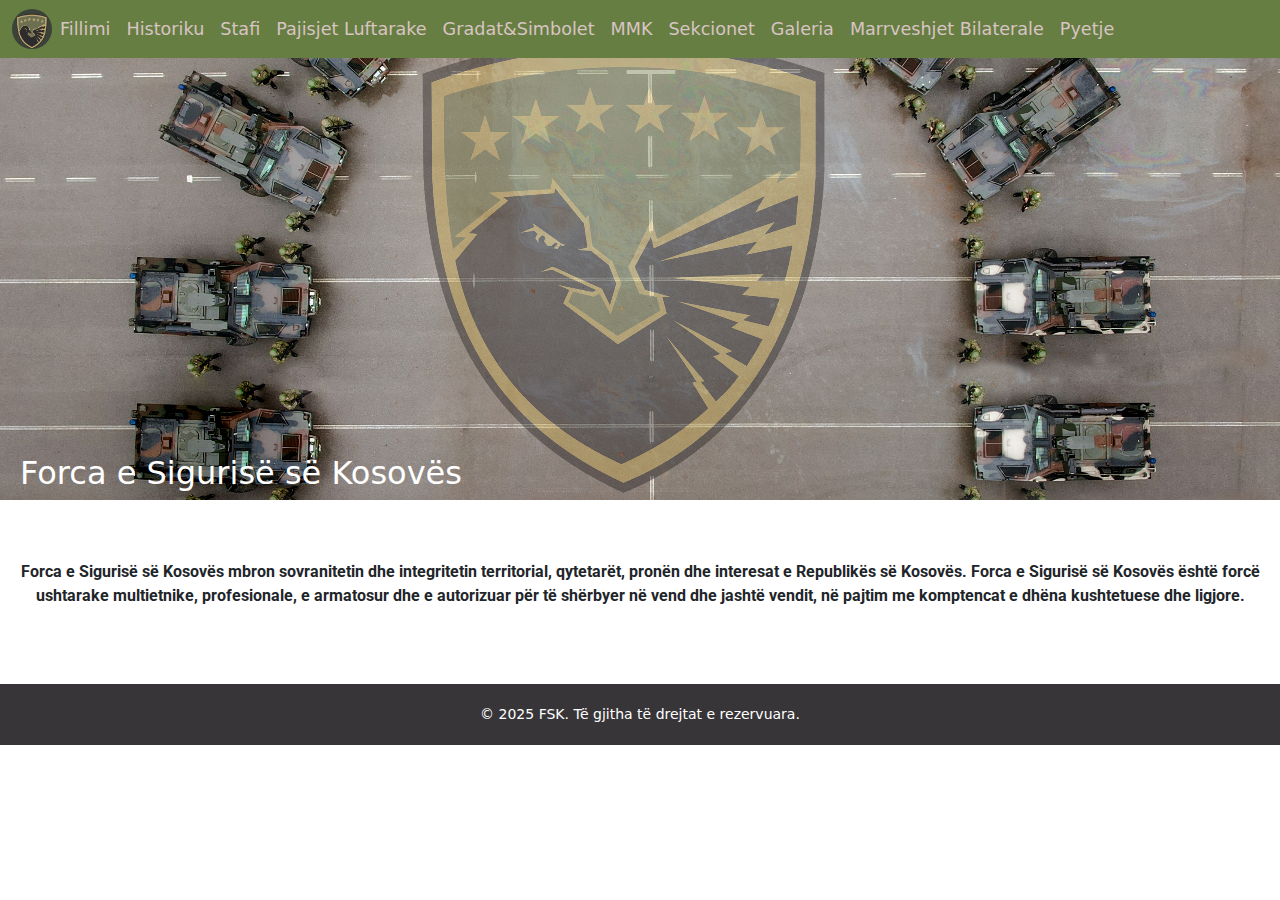
<file: index.html>
<!DOCTYPE html>
<html lang="en">
<head>
    <meta charset="UTF-8">
    <meta name="viewport" content="width=device-width, initial-scale=1.0">
    <title>fsk-website</title>
    <link rel="stylesheet" href="style.css">
    <link rel="stylesheet" href="./bootstrap/css/bootstrap.min.css">
</head>
<body id="fsk-website">
  <nav class="navbar fixed-top navbar-expand-lg">
    <div class="container-fluid">
    <a class="FP-navbar-brand" href="index.html">
      <img src="./images/logo.jpg" alt="Bootstrap" width="40" height="40"></a>
    <button class="navbar-toggler" type="button" data-bs-toggle="collapse" data-bs-target="#navbarSupportedContent" aria-controls="navbarSupportedContent" aria-expanded="false" aria-label="Toggle navigation">
      <span class="navbar-toggler-icon"></span>
    </button>
    <div class="collapse navbar-collapse" id="navbarSupportedContent">
      <ul class="navbar-nav">
        <li class="nav-item">
          <a class="nav-link active" aria-current="page" href="index.html">Fillimi</a>
        </li>
        <li class="nav-item">
          <a class="nav-link" href="Historiku.html">Historiku</a>
        </li>
        <li class="nav-item">
          <a class="nav-link" href="Stafi.html">Stafi</a>
        </li>
        <li class="nav-item">
          <a class="nav-link" href="Pajisjet-Luftarake.html">Pajisjet Luftarake</a>
        </li>
        <li class="nav-item">
          <a class="nav-link" href="Gradat&Simbolet.html">Gradat&Simbolet</a>
        </li>
        <li class="nav-item">
          <a class="nav-link" href="MMK.html">MMK</a>
        </li>
        <li class="nav-item">
          <a class="nav-link" href="Sekcionet.html">Sekcionet</a>
        </li>
        <li class="nav-item">
          <a class="nav-link" href="Galeria.html">Galeria</a>
        </li>
        <li class="nav-item">
          <a class="nav-link" href="Marrveshjet-Bilaterale.html">Marrveshjet Bilaterale</a>
        </li>
        <li class="nav-item">
          <a class="nav-link" href="Pyetje.html">Pyetje</a>
        </li>
    </div>
  </div>
</nav>
<div class="fp-title">
  <h2>Forca e Sigurisë së Kosovës</h2>
</div>
<div class="fp-about">
  <p>Forca e Sigurisë së Kosovës mbron sovranitetin dhe integritetin territorial, qytetarët, pronën dhe interesat e Republikës së Kosovës.  Forca e Sigurisë së Kosovës është forcë ushtarake multietnike, profesionale, e armatosur dhe e autorizuar për të shërbyer në vend dhe jashtë vendit, në pajtim me komptencat e dhëna kushtetuese dhe ligjore.</p>
</div>
<footer>
  <p>&copy; 2025 FSK. Të gjitha të drejtat e rezervuara.</p>
</footer>
<script src="./bootstrap/js/bootstrap.bundle.min.js"></script>
</body>
</html>
</file>
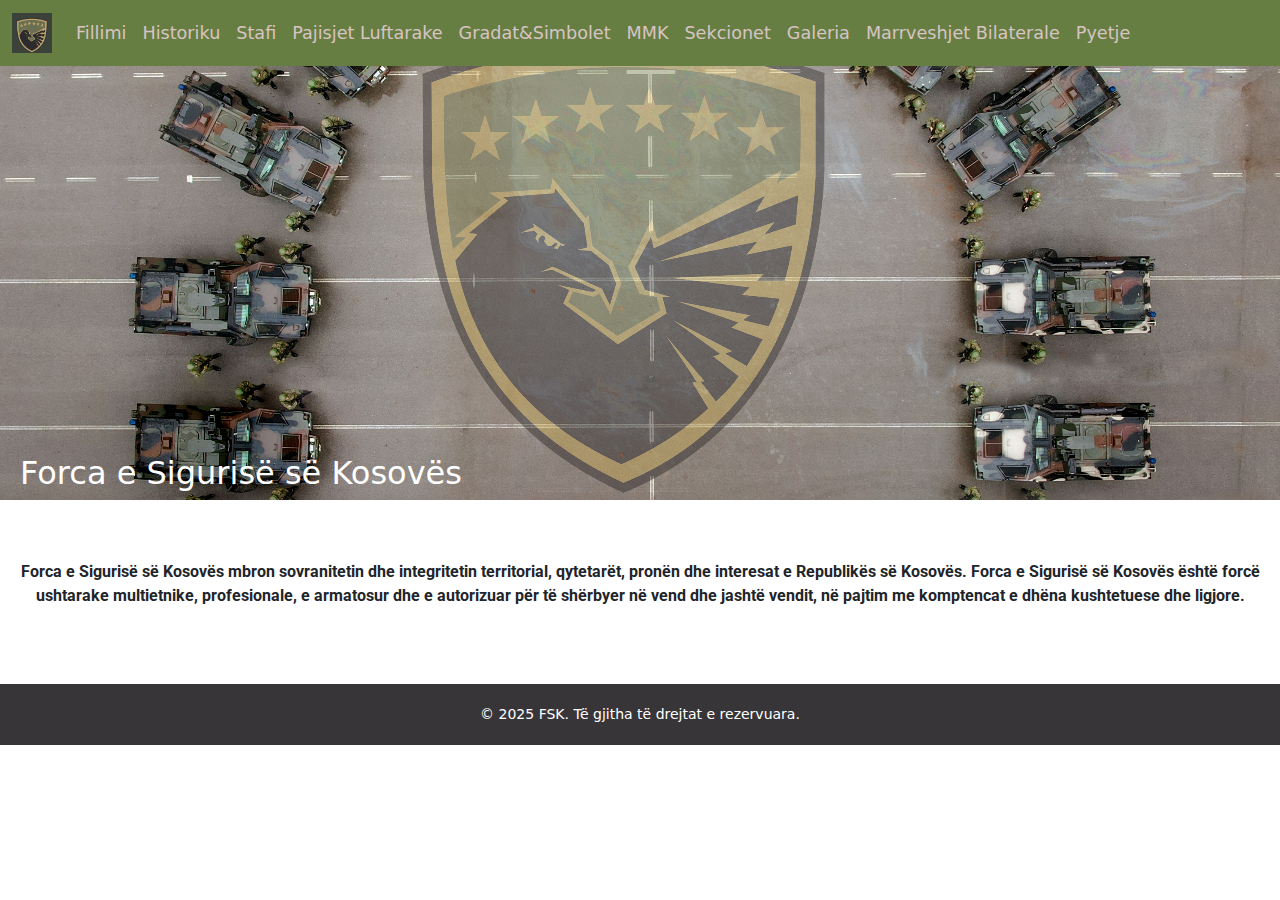
<file: Fillimi.html>
<!DOCTYPE html>
<html lang="en">
<head>
    <meta charset="UTF-8">
    <meta name="viewport" content="width=device-width, initial-scale=1.0">
    <title>FSK-Forca e Sigurisë së Kosovës</title>
    <link rel="stylesheet" href="style.css">
    <link rel="stylesheet" href="./bootstrap/css/bootstrap.min.css">
</head>
<body id="fsk-website">
    <nav class="navbar fixed-top navbar-expand-lg">
     <div class="container-fluid">
    <a class="navbar-brand" href="Fillimi.html">
      <img src="./images/logo.jpg" alt="Bootstrap" width="40" height="40"></a>
    <button class="navbar-toggler" type="button" data-bs-toggle="collapse" data-bs-target="#navbarSupportedContent" aria-controls="navbarSupportedContent" aria-expanded="false" aria-label="Toggle navigation">
      <span class="navbar-toggler-icon"></span>
    </button>
    <div class="collapse navbar-collapse" id="navbarSupportedContent">
      <ul class="navbar-nav me-auto mb-2 mb-lg-0">
        <li class="nav-item">
          <a class="nav-link active" aria-current="page" href="Fillimi.html">Fillimi</a>
        </li>
        <li class="nav-item">
          <a class="nav-link" href="Historiku.html">Historiku</a>
        </li>
        <li class="nav-item">
          <a class="nav-link" href="Stafi.html">Stafi</a>
        </li>
        <li class="nav-item">
          <a class="nav-link" href="Pajisjet-Luftarake.html">Pajisjet Luftarake</a>
        </li>
        <li class="nav-item">
          <a class="nav-link" href="Gradat&Simbolet.html">Gradat&Simbolet</a>
        </li>
        <li class="nav-item">
          <a class="nav-link" href="MMK.html">MMK</a>
        </li>
        <li class="nav-item">
          <a class="nav-link" href="Sekcionet.html">Sekcionet</a>
        </li>
        <li class="nav-item">
          <a class="nav-link" href="Galeria.html">Galeria</a>
        </li>
        <li class="nav-item">
          <a class="nav-link" href="Marrveshjet-Bilaterale.html">Marrveshjet Bilaterale</a>
        </li>
        <li class="nav-item">
          <a class="nav-link" href="Pyetje.html">Pyetje</a>
        </li>
    </div>
  </div>
</nav>
<div class="fp-title">
  <h2>Forca e Sigurisë së Kosovës</h2>
</div>
<div class="fp-about">
  <p>Forca e Sigurisë së Kosovës mbron sovranitetin dhe integritetin territorial, qytetarët, pronën dhe interesat e Republikës së Kosovës.  Forca e Sigurisë së Kosovës është forcë ushtarake multietnike, profesionale, e armatosur dhe e autorizuar për të shërbyer në vend dhe jashtë vendit, në pajtim me komptencat e dhëna kushtetuese dhe ligjore.</p>
</div>
<footer>
  <p>&copy; 2025 FSK. Të gjitha të drejtat e rezervuara.</p>
</footer>
<script src="./bootstrap/js/bootstrap.bundle.min.js"></script>
</body>
</html>
</file>
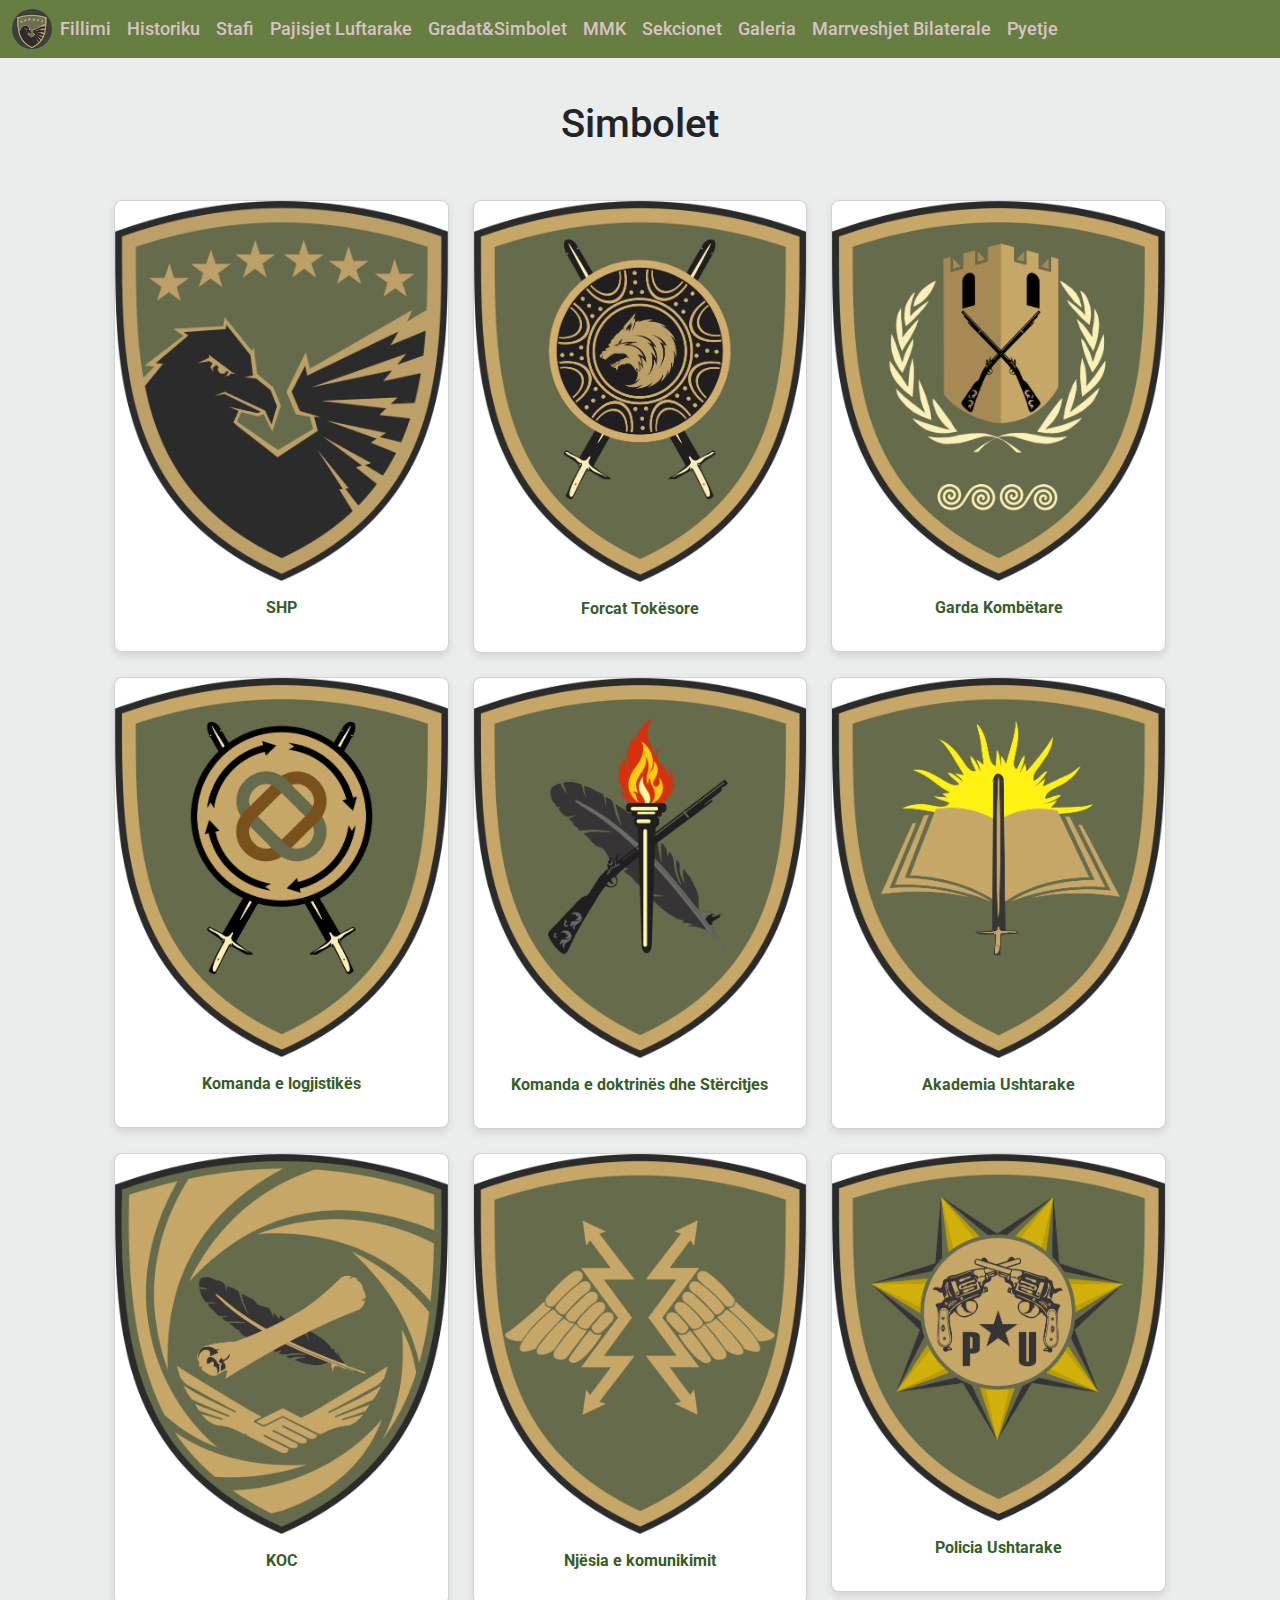
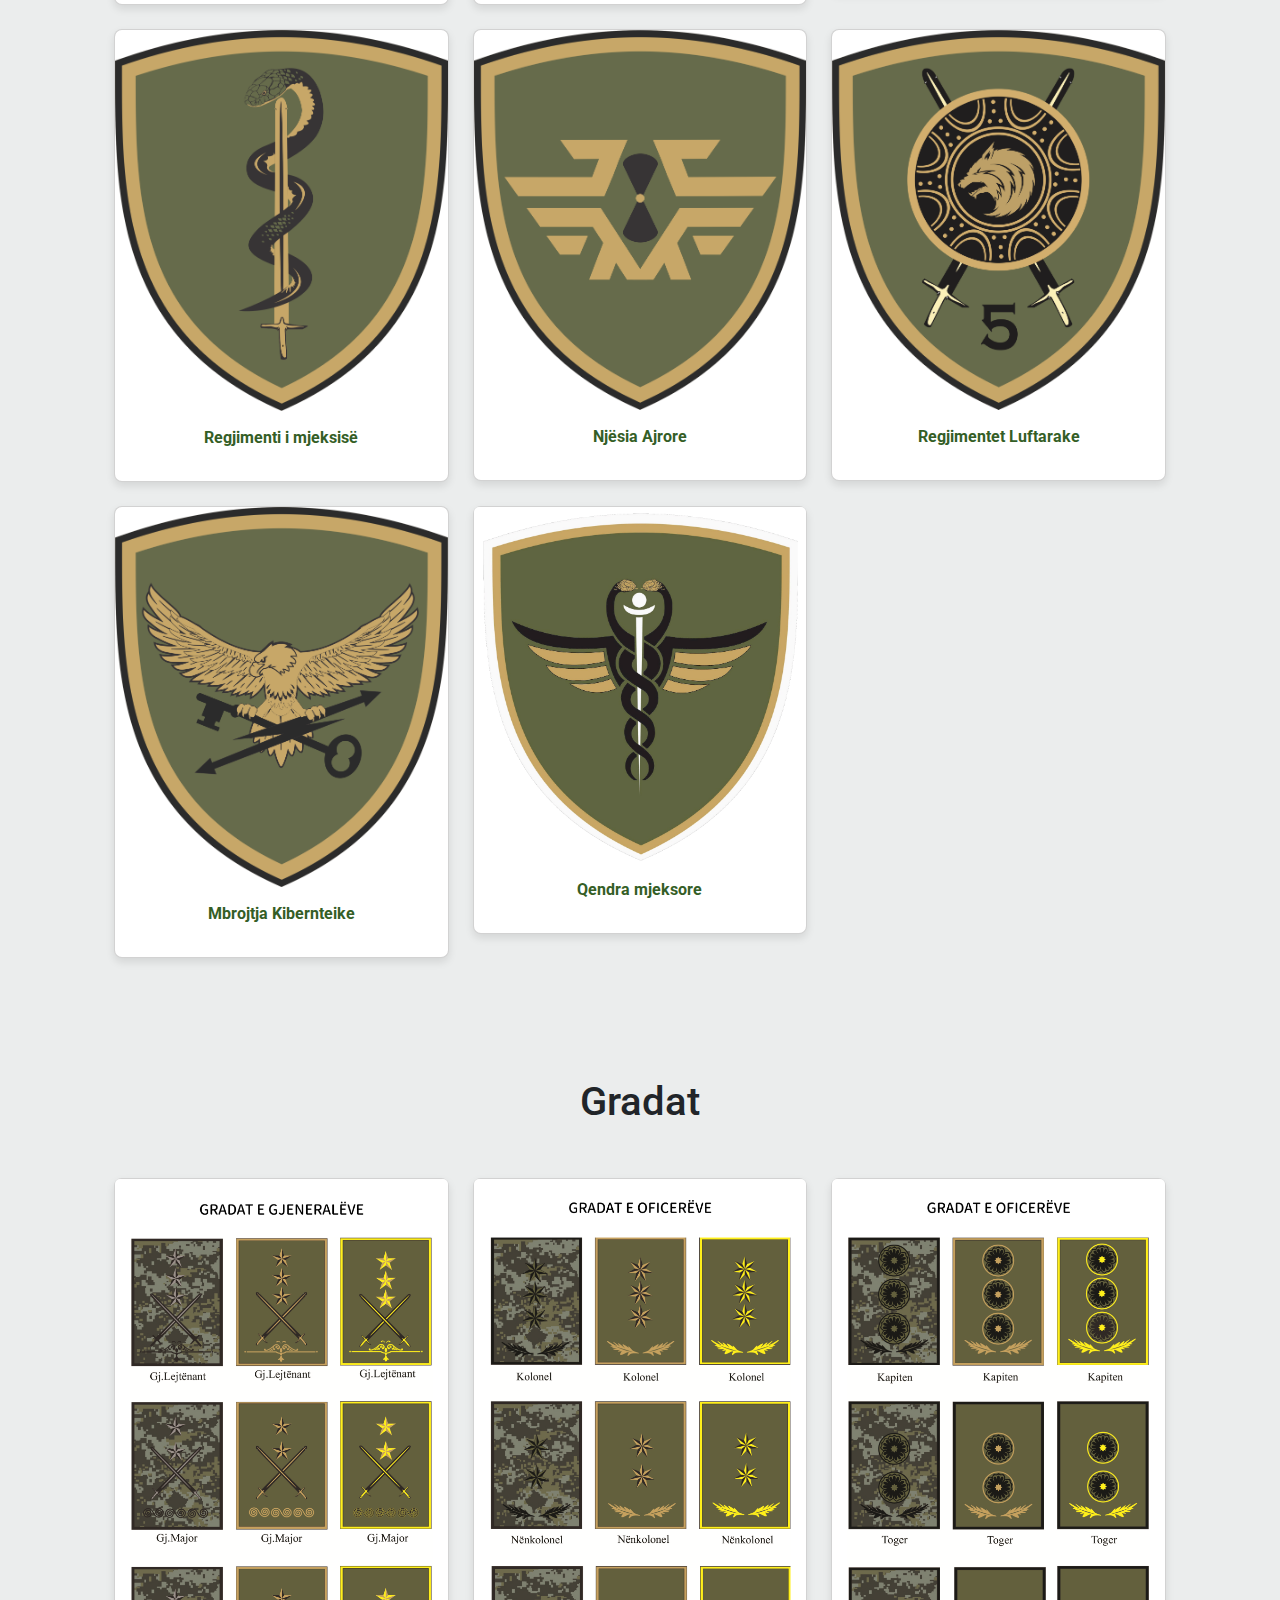
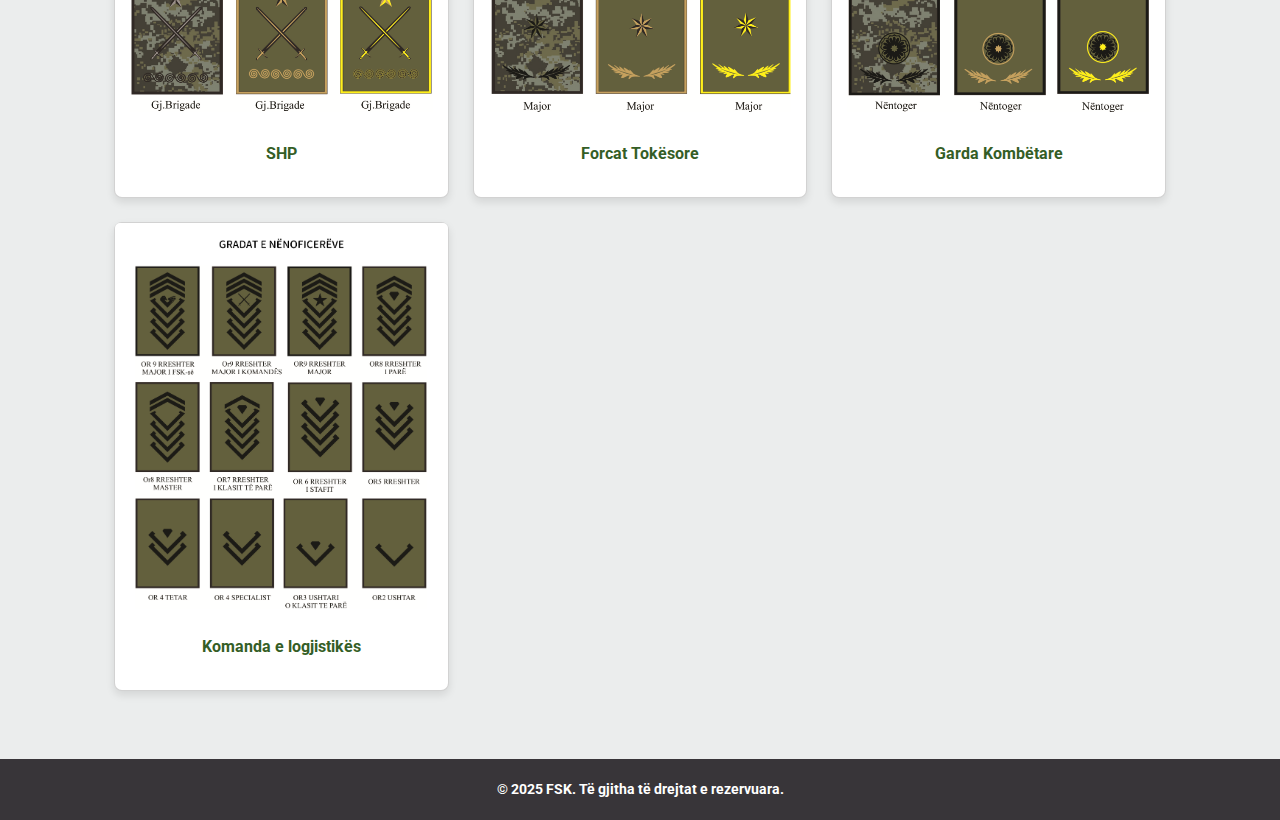
<file: Gradat&Simbolet.html>
<!DOCTYPE html>
<html lang="en">
<head>
    <meta charset="UTF-8">
    <meta name="viewport" content="width=device-width, initial-scale=1.0">
    <title>fsk-website</title>
    <link rel="stylesheet" href="./bootstrap/css/bootstrap.min.css">
    <link rel="stylesheet" href="style.css">
</head>
<body id="fsk-website">
  <nav class="navbar fixed-top navbar-expand-lg">
    <div class="container-fluid">
    <a class="FP-navbar-brand" href="index.html">
      <img src="./images/logo.jpg" alt="Bootstrap" width="40" height="40"></a>
    <button class="navbar-toggler" type="button" data-bs-toggle="collapse" data-bs-target="#navbarSupportedContent" aria-controls="navbarSupportedContent" aria-expanded="false" aria-label="Toggle navigation">
      <span class="navbar-toggler-icon"></span>
    </button>
    <div class="collapse navbar-collapse"id="navbarSupportedContent">
      <ul class="navbar-nav">
        <li class="nav-item">
          <a class="nav-link active" aria-current="page" href="index.html">Fillimi</a>
        </li>
        <li class="nav-item">
          <a class="nav-link" href="Historiku.html">Historiku</a>
        </li>
        <li class="nav-item">
          <a class="nav-link" href="Stafi.html">Stafi</a>
        </li>
        <li class="nav-item">
          <a class="nav-link" href="Pajisjet-Luftarake.html">Pajisjet Luftarake</a>
        </li>
        <li class="nav-item">
          <a class="nav-link" href="Gradat&Simbolet.html">Gradat&Simbolet</a>
        </li>
        <li class="nav-item">
          <a class="nav-link" href="MMK.html">MMK</a>
        </li>
        <li class="nav-item">
          <a class="nav-link" href="Sekcionet.html">Sekcionet</a>
        </li>
        <li class="nav-item">
          <a class="nav-link" href="Galeria.html">Galeria</a>
        </li>
        <li class="nav-item">
          <a class="nav-link" href="Marrveshjet-Bilaterale.html">Marrveshjet Bilaterale</a>
        </li>
        <li class="nav-item">
          <a class="nav-link" href="Pyetje.html">Pyetje</a>
        </li>
    </div>
  </div>
</nav>
<div class="container">
  <h1 class="FP-titulli text-center">Simbolet</h1>
  <div class="row row-cols-1 row-cols-md-3 g-4 ">
      <div class="col">
          <div class="card">
              <img src="images/11.png" class="card-img-top" alt="Image 1">
              <p>SHP</p>
          </div>
      </div>
      <div class="col">
          <div class="card">
              <img src="images/22.png" class="card-img-top" alt="Image 2">
            <p>Forcat Tokësore</p>
          </div>
      </div>
      <div class="col">
          <div class="card">
              <img src= "images/33.png" class="card-img-top" alt="Image 3">
              <p>Garda Kombëtare</p>
          </div>
      </div>
      <div class="col">
          <div class="card">
              <img src="images/44.png" class="card-img-top" alt="Image 4">
              <p>Komanda e logjistikës</p>
          </div>
      </div>
      <div class="col">
          <div class="card">
              <img src="images/55.png" class="card-img-top" alt="Image 5">
              <p>Komanda e doktrinës dhe Stërcitjes</p>
            
          </div>
      </div>
      <div class="col">
          <div class="card">
              <img src="images/66.png" class="card-img-top" alt="Image 6">
              <p>Akademia Ushtarake</p>
          </div>
      </div>
      <div class="col">
        <div class="card">
            <img src="images/77.png" class="card-img-top" alt="Image 7">
            <p>KOC</p>
        </div>
    </div>
    <div class="col">
      <div class="card">
          <img src="images/88.png" class="card-img-top" alt="Image 8">
          <p>Njësia e komunikimit</p>
      </div>
  </div>
  <div class="col">
    <div class="card">
        <img src="images/99.png" class="card-img-top" alt="Image 9">
      <p>Policia Ushtarake</p>
    </div>
</div>
<div class="col">
  <div class="card">
      <img src="images/1010.png" class="card-img-top" alt="Image 10">
      <p>Regjimenti i mjeksisë</p>
  </div>
</div>
<div class="col">
  <div class="card">
      <img src="images/1111.png" class="card-img-top" alt="Image 11">
      <p>Njësia Ajrore</p>
  </div>
</div>
<div class="col">
  <div class="card">
      <img src="images/1212.png"class="card-img-top" alt="Image 12">
      <p>Regjimentet Luftarake</p>
  </div>
</div>
<div class="col">
  <div class="card">
      <img src="images/1313.png" class="card-img-top" alt="Image 13">
      <p>Mbrojtja Kibernteike</p>
  </div>
</div>
<div class="col">
  <div class="card">
      <img src="images/1414.jpg" class="card-img-top" alt="Image 14">
      <p>Qendra mjeksore</p>
  </div>
</div>
  </div>
</div>
<div class="container">
  <h1 class="FP-titulli text-center">Gradat</h1>
  <div class="row row-cols-1 row-cols-md-3 g-4">
      <div class="col">
          <div class="card">
              <img src="images/Gradategjeneraleve.png" class="card-img-top" alt="Image 1">
              <p>SHP</p>
          </div>
      </div>
      <div class="col">
          <div class="card">
              <img src="images/Gradateoficerve.png" class="card-img-top" alt="Image 2">
            <p>Forcat Tokësore</p>
          </div>
      </div>
      <div class="col">
          <div class="card">
              <img src= "images/gradateoficerve2.png" class="card-img-top" alt="Image 3">
              <p>Garda Kombëtare</p>
          </div>
      </div>
      <div class="col">
          <div class="card">
              <img src="images/gradatenenoficerve.png" class="card-img-top" alt="Image 4">
              <p>Komanda e logjistikës</p>
          </div>
      </div>
</div>
  </div>
</div>
<br>
<br>
<footer>
  <p>&copy; 2025 FSK. Të gjitha të drejtat e rezervuara.</p>
</footer>
<script src="./bootstrap/js/bootstrap.bundle.min.js"></script>
</body>
</html>
</file>
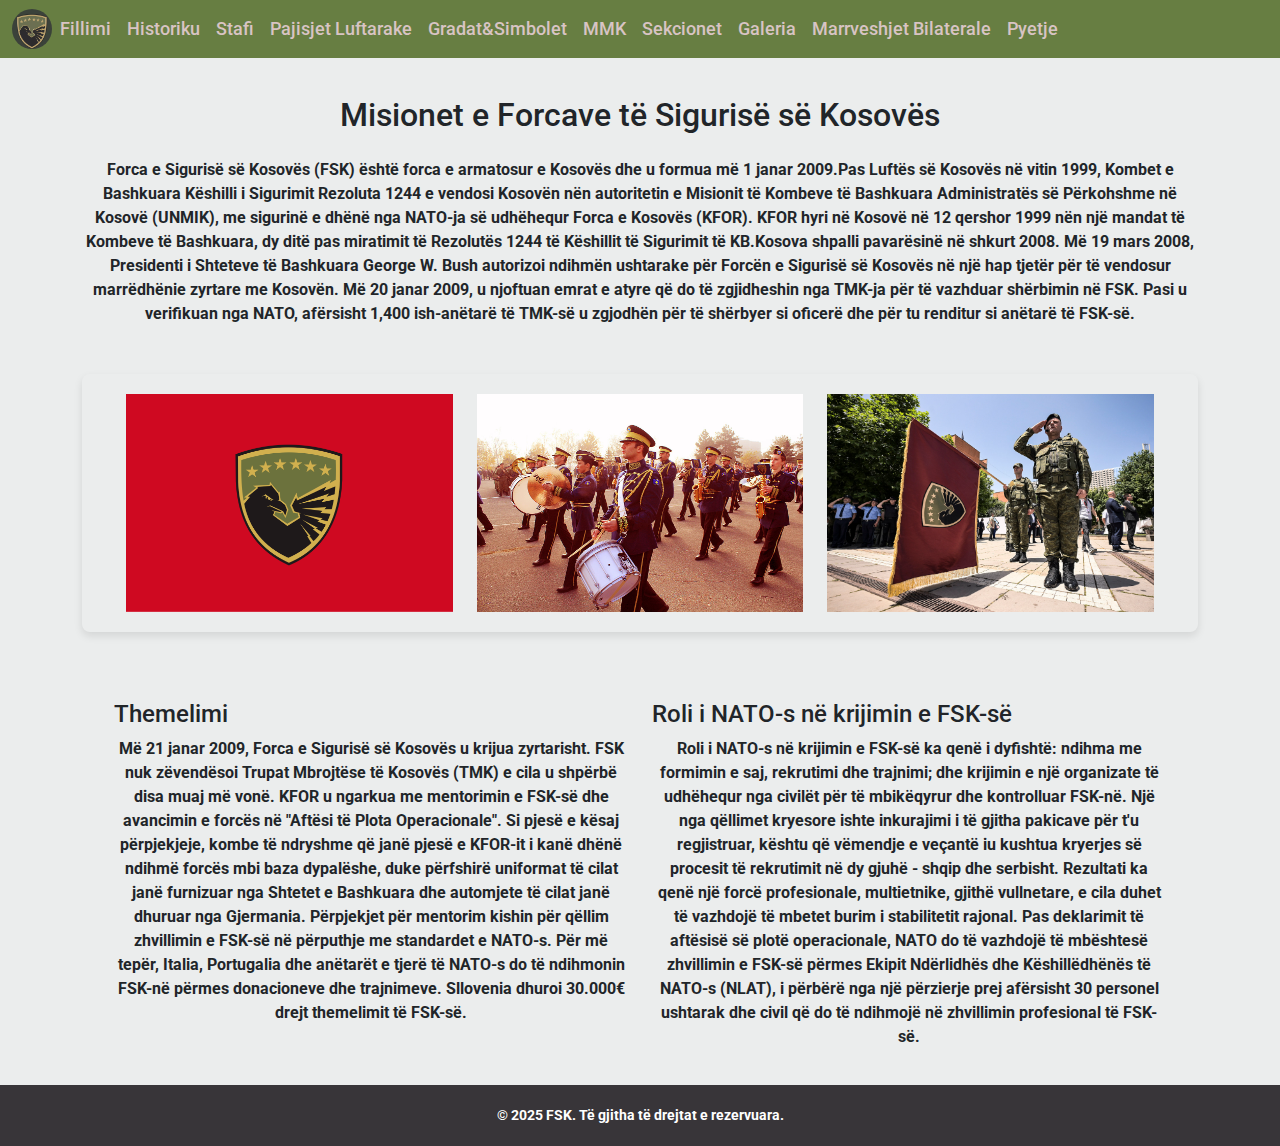
<file: Historiku.html>
<!DOCTYPE html>
<html lang="en">
<head>
    <meta charset="UTF-8">
    <meta name="viewport" content="width=device-width, initial-scale=1.0">
    <title>fsk-website</title>
    <link rel="stylesheet" href="./bootstrap/css/bootstrap.min.css">
    <link rel="stylesheet" href="style.css">
</head>
<body id="fsk-website">
  <nav class="navbar fixed-top navbar-expand-lg">
    <div class="container-fluid">
    <a class="FP-navbar-brand" href="index.html">
      <img src="./images/logo.jpg" alt="Bootstrap" width="40" height="40"></a>
    <button class="navbar-toggler" type="button" data-bs-toggle="collapse" data-bs-target="#navbarSupportedContent" aria-controls="navbarSupportedContent" aria-expanded="false" aria-label="Toggle navigation">
      <span class="navbar-toggler-icon"></span>
    </button>
    <div class="collapse navbar-collapse"id="navbarSupportedContent">
      <ul class="navbar-nav">
        <li class="nav-item">
          <a class="nav-link active" aria-current="page" href="index.html">Fillimi</a>
        </li>
        <li class="nav-item">
          <a class="nav-link" href="Historiku.html">Historiku</a>
        </li>
        <li class="nav-item">
          <a class="nav-link" href="Stafi.html">Stafi</a>
        </li>
        <li class="nav-item">
          <a class="nav-link" href="Pajisjet-Luftarake.html">Pajisjet Luftarake</a>
        </li>
        <li class="nav-item">
          <a class="nav-link" href="Gradat&Simbolet.html">Gradat&Simbolet</a>
        </li>
        <li class="nav-item">
          <a class="nav-link" href="MMK.html">MMK</a>
        </li>
        <li class="nav-item">
          <a class="nav-link" href="Sekcionet.html">Sekcionet</a>
        </li>
        <li class="nav-item">
          <a class="nav-link" href="Galeria.html">Galeria</a>
        </li>
        <li class="nav-item">
          <a class="nav-link" href="Marrveshjet-Bilaterale.html">Marrveshjet Bilaterale</a>
        </li>
        <li class="nav-item">
          <a class="nav-link" href="Pyetje.html">Pyetje</a>
        </li>
    </div>
  </div>
</nav>
<section class="FP-section container mt-5 pt-5" id="historia">
  <h2 class="FP-head text-center mb-4">Misionet e Forcave të Sigurisë së Kosovës</h2>
  <p>
    Forca e Sigurisë së Kosovës (FSK) është forca e armatosur e Kosovës dhe u formua më 1 janar 2009.Pas Luftës së Kosovës në vitin 1999, Kombet e Bashkuara Këshilli i Sigurimit Rezoluta 1244 e vendosi Kosovën nën autoritetin e Misionit të Kombeve të Bashkuara Administratës së Përkohshme në Kosovë (UNMIK), me sigurinë e dhënë nga NATO-ja së udhëhequr Forca e Kosovës (KFOR). KFOR hyri në Kosovë në 12 qershor 1999 nën një mandat të Kombeve të Bashkuara, dy ditë pas miratimit të Rezolutës 1244 të Këshillit të Sigurimit të KB.Kosova shpalli pavarësinë në shkurt 2008. Më 19 mars 2008, Presidenti i Shteteve të Bashkuara George W. Bush autorizoi ndihmën ushtarake për Forcën e Sigurisë së Kosovës në një hap tjetër për të vendosur marrëdhënie zyrtare me Kosovën.

    Më 20 janar 2009, u njoftuan emrat e atyre që do të zgjidheshin nga TMK-ja për të vazhduar shërbimin në FSK. Pasi u verifikuan nga NATO, afërsisht 1,400 ish-anëtarë të TMK-së u zgjodhën për të shërbyer si oficerë dhe për tu renditur si anëtarë të FSK-së.
  </p>
  
  </div>
  <section class="fp-photo container mt-5">
    <div class="fp-photo-grid row">
      <div class="col-md-4">
        <img src="./images/3..png"  class="img-fluid">
      </div>
      <div class="col-md-4">
        <img src="./images/2...jpg" class="img-fluid">
      </div>
      <div class="col-md-4">
        <img src="./images/1..jpg" class="img-fluid" >
      </div>
    </div>
  </section>
  
  <div class="row mt-5">
      <div class="col-md-6">
        <h4>Themelimi </h4>
          <p>
            Më 21 janar 2009, Forca e Sigurisë së Kosovës u krijua zyrtarisht. FSK nuk zëvendësoi Trupat Mbrojtëse të Kosovës (TMK) e cila u shpërbë disa muaj më vonë. KFOR u ngarkua me mentorimin e FSK-së dhe avancimin e forcës në "Aftësi të Plota Operacionale". Si pjesë e kësaj përpjekjeje, kombe të ndryshme që janë pjesë e KFOR-it i kanë dhënë ndihmë forcës mbi baza dypalëshe, duke përfshirë uniformat të cilat janë furnizuar nga Shtetet e Bashkuara dhe automjete të cilat janë dhuruar nga Gjermania. Përpjekjet për mentorim kishin për qëllim zhvillimin e FSK-së në përputhje me standardet e NATO-s. Për më tepër, Italia, Portugalia dhe anëtarët e tjerë të NATO-s do të ndihmonin FSK-në përmes donacioneve dhe trajnimeve. Sllovenia dhuroi 30.000€ drejt themelimit të FSK-së.
          </p>
      </div>
      <div class="col-md-6">
          <h4>Roli i NATO-s në krijimin e FSK-së </h4>
          <p>
            Roli i NATO-s në krijimin e FSK-së ka qenë i dyfishtë: ndihma me formimin e saj, rekrutimi dhe trajnimi; dhe krijimin e një organizate të udhëhequr nga civilët për të mbikëqyrur dhe kontrolluar FSK-në. Një nga qëllimet kryesore ishte inkurajimi i të gjitha pakicave për t'u regjistruar, kështu që vëmendje e veçantë iu kushtua kryerjes së procesit të rekrutimit në dy gjuhë - shqip dhe serbisht. Rezultati ka qenë një forcë profesionale, multietnike, gjithë vullnetare, e cila duhet të vazhdojë të mbetet burim i stabilitetit rajonal. Pas deklarimit të aftësisë së plotë operacionale, NATO do të vazhdojë të mbështesë zhvillimin e FSK-së përmes Ekipit Ndërlidhës dhe Këshillëdhënës të NATO-s (NLAT), i përbërë nga një përzierje prej afërsisht 30 personel ushtarak dhe civil që do të ndihmojë në zhvillimin profesional të FSK-së.
          </p>
      </div>
  </div>
</section>
<footer>
  <p>&copy; 2025 FSK. Të gjitha të drejtat e rezervuara.</p>
</footer>
<script src="./bootstrap/js/bootstrap.bundle.min.js"></script>
</body>
</html>
</file>
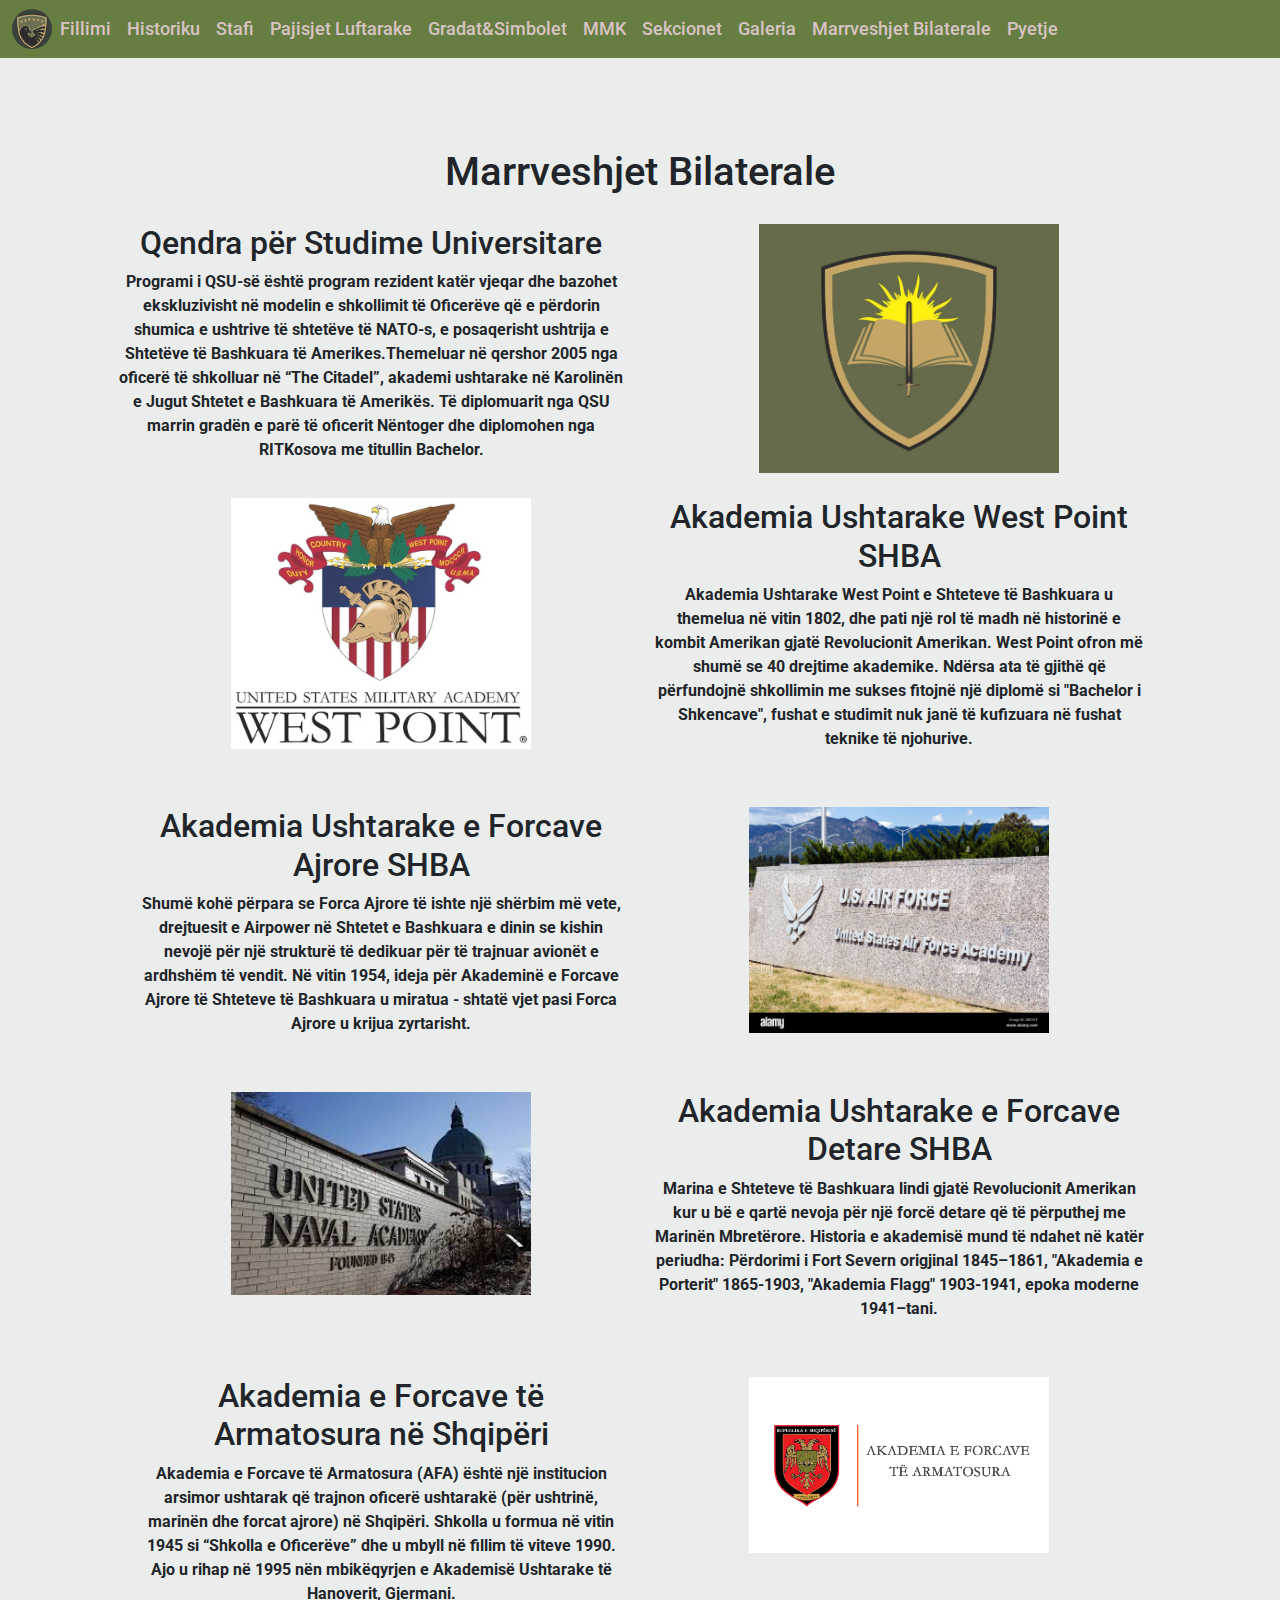
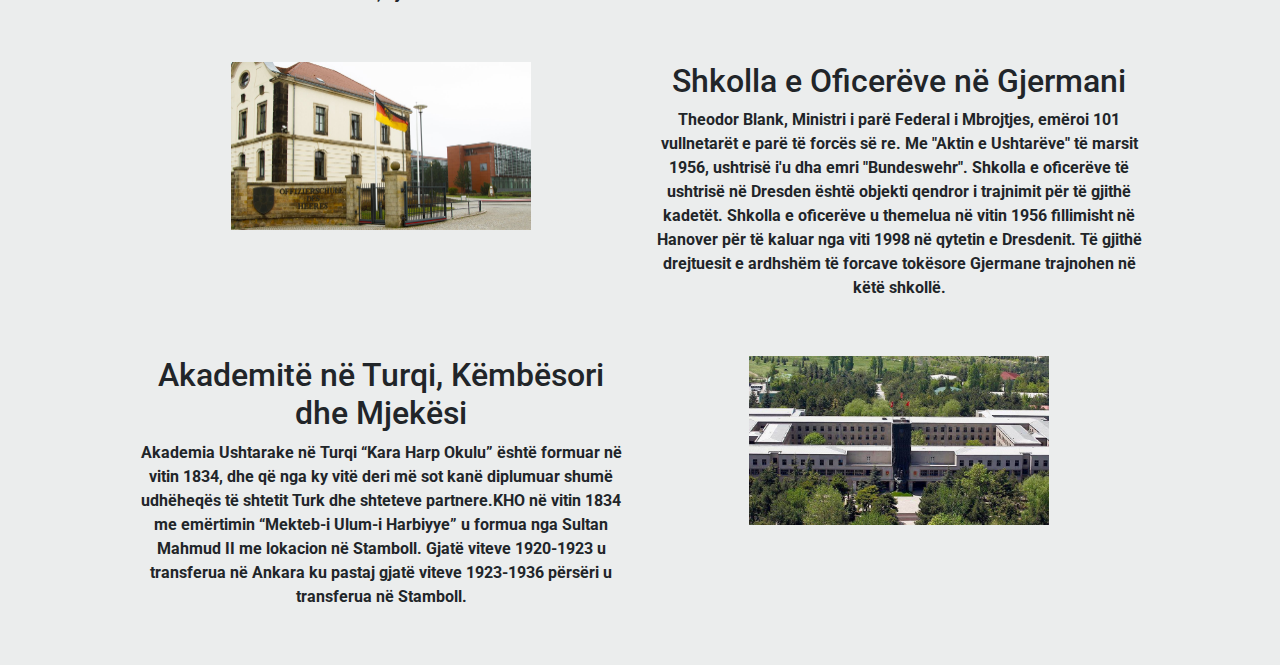
<file: Marrveshjet-Bilaterale.html>
<!DOCTYPE html>
<html lang="en">
<head>
    <meta charset="UTF-8">
    <meta name="viewport" content="width=device-width, initial-scale=1.0">
    <title>fsk-website</title>
    <link rel="stylesheet" href="./bootstrap/css/bootstrap.min.css">
    <link rel="stylesheet" href="style.css">
</head>
<body id="fsk-website">
  <nav class="navbar fixed-top navbar-expand-lg">
    <div class="container-fluid">
    <a class="FP-navbar-brand" href="index.html">
      <img src="./images/logo.jpg" alt="Bootstrap" width="40" height="40"></a>
    <button class="navbar-toggler" type="button" data-bs-toggle="collapse" data-bs-target="#navbarSupportedContent" aria-controls="navbarSupportedContent" aria-expanded="false" aria-label="Toggle navigation">
      <span class="navbar-toggler-icon"></span>
    </button>
    <div class="collapse navbar-collapse"id="navbarSupportedContent">
      <ul class="navbar-nav">
        <li class="nav-item">
          <a class="nav-link active" aria-current="page" href="index.html">Fillimi</a>
        </li>
        <li class="nav-item">
          <a class="nav-link" href="Historiku.html">Historiku</a>
        </li>
        <li class="nav-item">
          <a class="nav-link" href="Stafi.html">Stafi</a>
        </li>
        <li class="nav-item">
          <a class="nav-link" href="Pajisjet-Luftarake.html">Pajisjet Luftarake</a>
        </li>
        <li class="nav-item">
          <a class="nav-link" href="Gradat&Simbolet.html">Gradat&Simbolet</a>
        </li>
        <li class="nav-item">
          <a class="nav-link" href="MMK.html">MMK</a>
        </li>
        <li class="nav-item">
          <a class="nav-link" href="Sekcionet.html">Sekcionet</a>
        </li>
        <li class="nav-item">
          <a class="nav-link" href="Galeria.html">Galeria</a>
        </li>
        <li class="nav-item">
          <a class="nav-link" href="Marrveshjet-Bilaterale.html">Marrveshjet Bilaterale</a>
        </li>
        <li class="nav-item">
          <a class="nav-link" href="Pyetje.html">Pyetje</a>
        </li>
    </div>
  </div>
</nav>
<div class="container mt-5 text-center">
  <h1>Marrveshjet Bilaterale</h1>
</div>
<div class="container text-center ">
<div class="row section">
  <div class="col-md-6 content ">
      <h2>Qendra për Studime Universitare</h2>
      <p>Programi i QSU-së është program rezident katër vjeqar dhe bazohet ekskluzivisht në modelin e shkollimit të Oficerëve që e përdorin shumica e ushtrive të shtetëve të NATO-s, e posaqerisht ushtrija e Shtetëve të Bashkuara të Amerikes.Themeluar në qershor 2005 nga oficerë të shkolluar në “The Citadel”, akademi ushtarake në Karolinën e Jugut Shtetet e Bashkuara të Amerikës. Të diplomuarit nga QSU marrin gradën e parë të oficerit Nëntoger dhe diplomohen nga RITKosova me titullin Bachelor.</p>
</div>
<div class="col-md-6">
  <img src="images/qsu..jpg" alt= "Qendra për Studime Universitare" class="img-fluid"  width="300" height="200">
</div>

<div class="row section">
  <div class="col-md-6">
      <img src="images/west-point..jpg" alt="Akademia Ushtarake West Point SHBA" class="img-fluid"  width="300" height="200">
  </div>
  <div class="col-md-6 content">
      <h2>Akademia Ushtarake West Point SHBA</h2>
      <p> Akademia Ushtarake West Point e Shteteve të Bashkuara u themelua në vitin 1802, dhe pati një rol të madh në historinë e kombit Amerikan gjatë Revolucionit Amerikan. West Point ofron më shumë se 40 drejtime akademike. Ndërsa ata të gjithë që përfundojnë shkollimin me sukses fitojnë një diplomë si "Bachelor i Shkencave", fushat e studimit nuk janë të kufizuara në fushat teknike të njohurive.</p>
  </div>
</div>

<div class="row section">
  <div class="col-md-6 content ">
      <h2>Akademia Ushtarake e Forcave Ajrore SHBA</h2>
      <p> Shumë kohë përpara se Forca Ajrore të ishte një shërbim më vete, drejtuesit e Airpower në Shtetet e Bashkuara e dinin se kishin nevojë për një strukturë të dedikuar për të trajnuar avionët e ardhshëm të vendit. Në vitin 1954, ideja për Akademinë e Forcave Ajrore të Shteteve të Bashkuara u miratua - shtatë vjet pasi Forca Ajrore u krijua zyrtarisht.</p>
  </div>
<div class="col-md-6">
  <img src="images/f.ajrore.jpg" alt="Akademia Ushtarake e Forcave Ajrore SHBA" class="img-fluid" width="300" height="200">
</div>
</div>

<div class="row section">
  <div class="col-md-6">
      <img src="images/f.detare.jpg" alt="Akademia Ushtarake e Forcave Detare SHBA" class="img-fluid"  width="300" height="200">
  </div>
  <div class="col-md-6 content ">
      <h2>Akademia Ushtarake e Forcave Detare SHBA</h2>
      <p>Marina e Shteteve të Bashkuara lindi gjatë Revolucionit Amerikan kur u bë e qartë nevoja për një forcë detare që të përputhej me Marinën Mbretërore. Historia e akademisë mund të ndahet në katër periudha: Përdorimi i Fort Severn origjinal 1845–1861, "Akademia e Porterit" 1865-1903, "Akademia Flagg" 1903-1941, epoka moderne 1941–tani. </p>
  </div>
</div>
<div class="row section">
  <div class="col-md-6 content ">
      <h2>Akademia e Forcave të Armatosura në Shqipëri</h2>
      <p> Akademia e Forcave të Armatosura (AFA) është një institucion arsimor ushtarak që trajnon oficerë ushtarakë (për ushtrinë, marinën dhe forcat ajrore) në Shqipëri. Shkolla u formua në vitin 1945 si “Shkolla e Oficerëve” dhe u mbyll në fillim të viteve 1990. Ajo u rihap në 1995 nën mbikëqyrjen e Akademisë Ushtarake të Hanoverit, Gjermani.</p>
  </div>
<div class="col-md-6">
  <img src="images/f.armatosuraSH.png" alt="Akademia e Forcave të Armatosura në Shqipëri" class="img-fluid" width="300" height="200">
</div>
</div>
<div class="row section">
  <div class="col-md-6">
    <img src="images/sh.oficerveGJ.png" alt="Shkolla e Oficerëve në Gjermani" class="img-fluid" width="300" height="200">
  </div>
  <div class="col-md-6 content">
      <h2>Shkolla e Oficerëve në Gjermani</h2>
      <p> Theodor Blank, Ministri i parë Federal i Mbrojtjes, emëroi 101 vullnetarët e parë të forcës së re. Me "Aktin e Ushtarëve" të marsit 1956, ushtrisë i'u dha emri "Bundeswehr". Shkolla e oficerëve të ushtrisë në Dresden është objekti qendror i trajnimit për të gjithë kadetët. Shkolla e oficerëve u themelua në vitin 1956 fillimisht në Hanover për të kaluar nga viti 1998 në qytetin e Dresdenit. Të gjithë drejtuesit e ardhshëm të forcave tokësore Gjermane trajnohen në këtë shkollë. </p>
  </div>
</div>
<div class="row section">
  <div class="col-md-6 content ">
      <h2>Akademitë në Turqi, Këmbësori dhe Mjekësi</h2>
      <p> Akademia Ushtarake në Turqi “Kara Harp Okulu” është formuar në vitin 1834, dhe që nga ky vitë deri më sot kanë diplumuar shumë udhëheqës të shtetit Turk dhe shteteve partnere.KHO në vitin 1834 me emërtimin “Mekteb-i Ulum-i Harbiyye” u formua nga Sultan Mahmud II me lokacion në Stamboll. Gjatë viteve 1920-1923 u transferua në Ankara ku pastaj gjatë viteve 1923-1936 përsëri u transferua në Stamboll. </p>
  </div>
  <div class="col-md-6">
    <img src="images/TKM.jpg" alt="Akademitë në Turqi, Këmbësori dhe Mjekësi" class="img-fluid" width="300" height="200">
</div>
</div>
<script src="./bootstrap/js/bootstrap.min.js"></script>
</body>
</html>
</file>
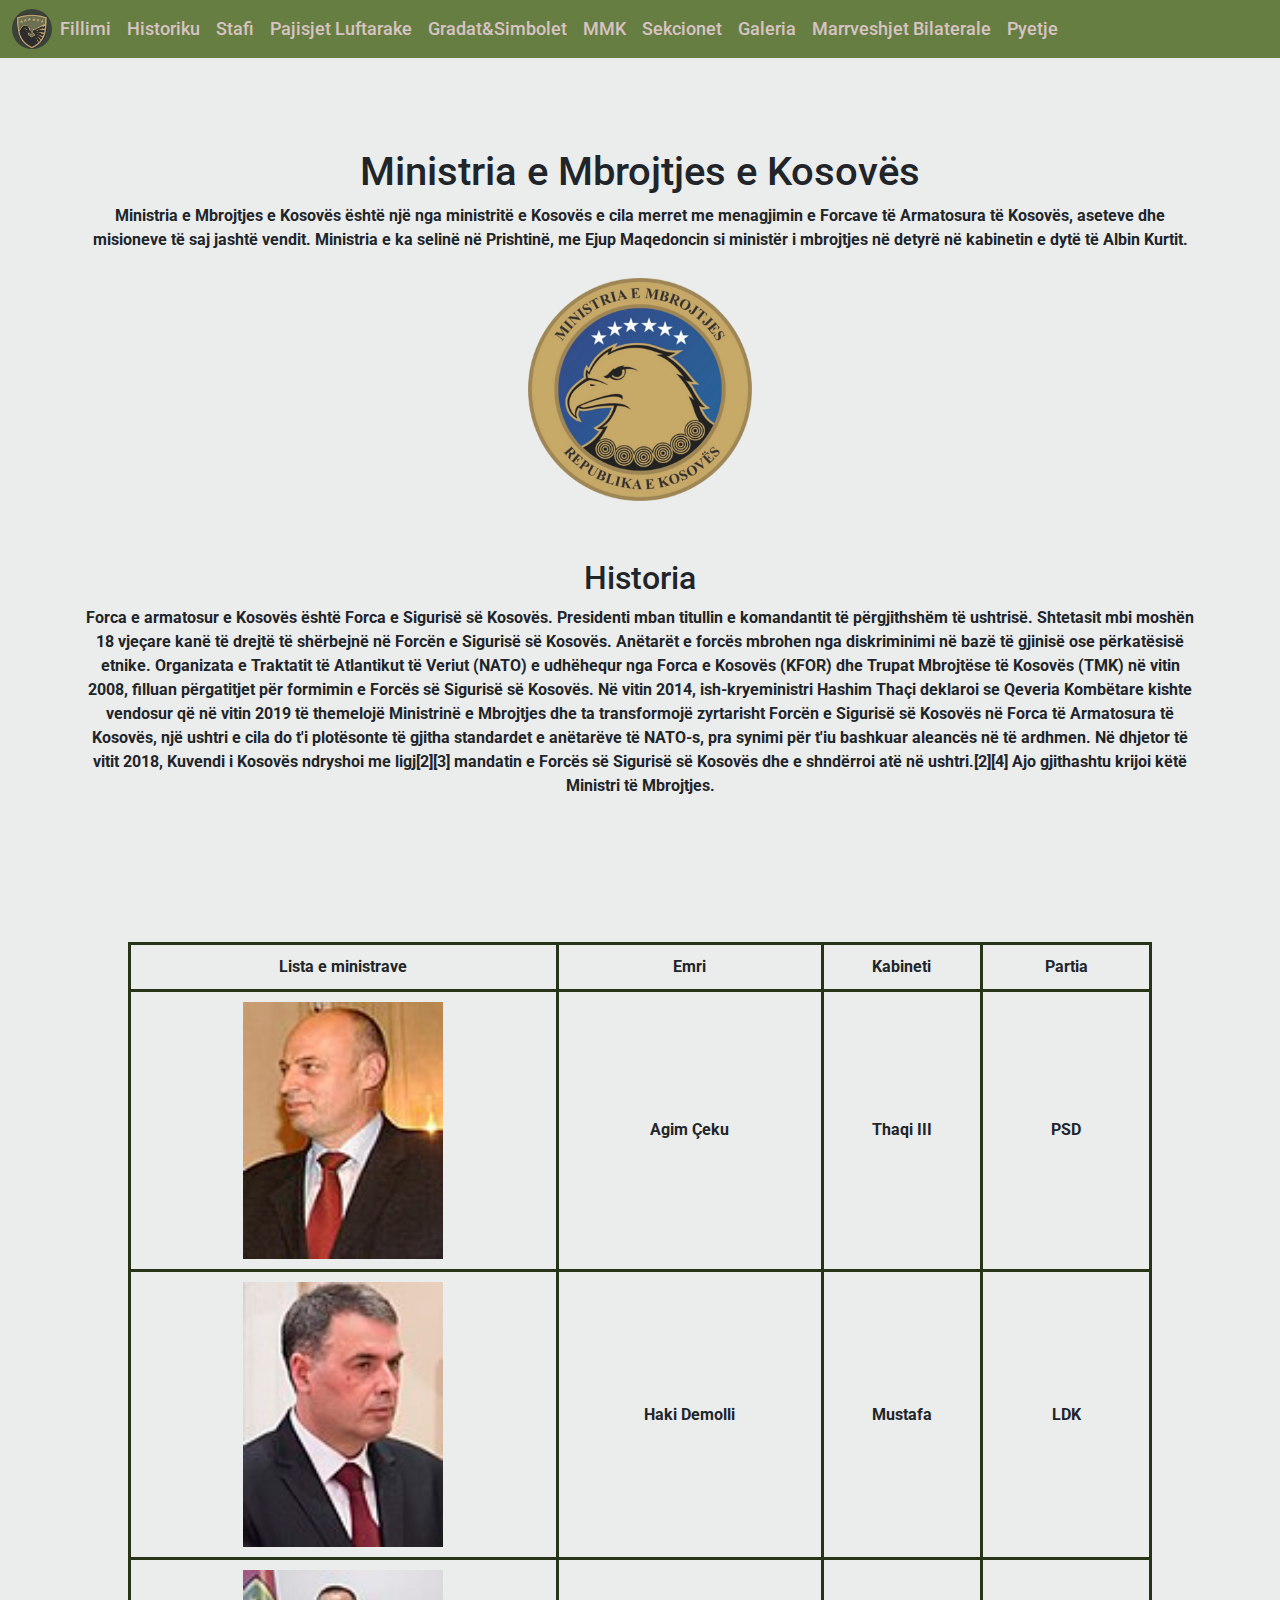
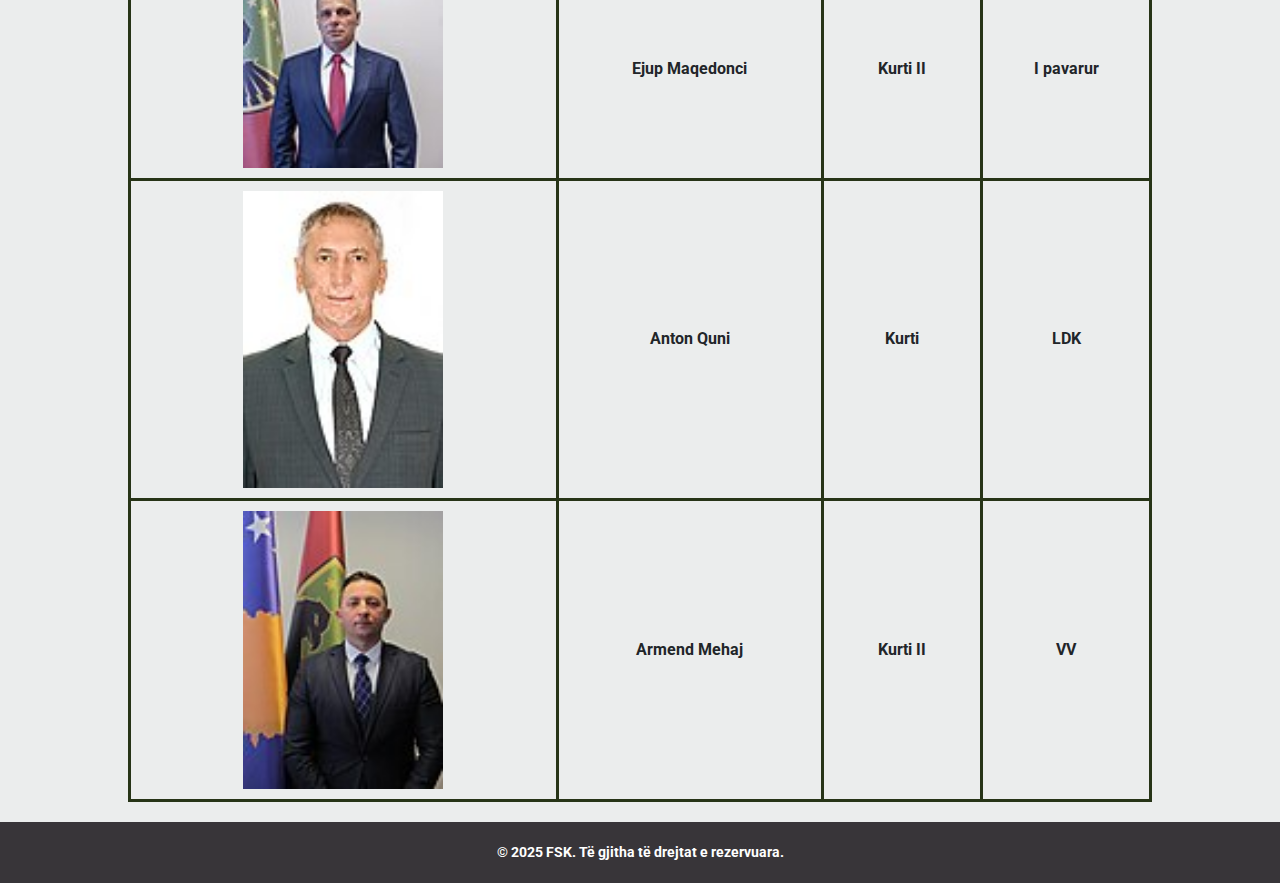
<file: MMK.html>
<!DOCTYPE html>
<html lang="en">
<head>
    <meta charset="UTF-8">
    <meta name="viewport" content="width=device-width, initial-scale=1.0">
    <title>fsk-website</title>
    <link rel="stylesheet" href="./bootstrap/css/bootstrap.min.css">
    <link rel="stylesheet" href="style.css">
</head>
<body id="fsk-website">
  <nav class="navbar fixed-top navbar-expand-lg">
    <div class="container-fluid">
    <a class="FP-navbar-brand" href="index.html">
      <img src="./images/logo.jpg" alt="Bootstrap" width="40" height="40"></a>
    <button class="navbar-toggler" type="button" data-bs-toggle="collapse" data-bs-target="#navbarSupportedContent" aria-controls="navbarSupportedContent" aria-expanded="false" aria-label="Toggle navigation">
      <span class="navbar-toggler-icon"></span>
    </button>
    <div class="collapse navbar-collapse"id="navbarSupportedContent">
      <ul class="navbar-nav">
        <li class="nav-item">
          <a class="nav-link active" aria-current="page" href="index.html">Fillimi</a>
        </li>
        <li class="nav-item">
          <a class="nav-link" href="Historiku.html">Historiku</a>
        </li>
        <li class="nav-item">
          <a class="nav-link" href="Stafi.html">Stafi</a>
        </li>
        <li class="nav-item">
          <a class="nav-link" href="Pajisjet-Luftarake.html">Pajisjet Luftarake</a>
        </li>
        <li class="nav-item">
          <a class="nav-link" href="Gradat&Simbolet.html">Gradat&Simbolet</a>
        </li>
        <li class="nav-item">
          <a class="nav-link" href="MMK.html">MMK</a>
        </li>
        <li class="nav-item">
          <a class="nav-link" href="Sekcionet.html">Sekcionet</a>
        </li>
        <li class="nav-item">
          <a class="nav-link" href="Galeria.html">Galeria</a>
        </li>
        <li class="nav-item">
          <a class="nav-link" href="Marrveshjet-Bilaterale.html">Marrveshjet Bilaterale</a>
        </li>
        <li class="nav-item">
          <a class="nav-link" href="Pyetje.html">Pyetje</a>
        </li>
    </div>
  </div>
</nav>
  <div class="container text-center mt-5">
    <h1 >Ministria e Mbrojtjes e Kosovës</h1>
      <p>
        Ministria e Mbrojtjes e Kosovës është një nga ministritë e Kosovës e cila merret me menagjimin e Forcave të Armatosura të Kosovës, aseteve dhe misioneve të saj jashtë vendit. Ministria e ka selinë në Prishtinë, me Ejup Maqedoncin si ministër i mbrojtjes në detyrë në kabinetin e dytë të Albin Kurtit.
      </p>
  </div>
  <div class="container text-center">
    <img src="images/Logo_Ministry_of_Defence_Kosovo.png" alt="Forcat e Sigurisë të Kosovës" class="img-fluid d-inline-block" style="width: 20%; margin: 10px;">
</div>
  <div class="container my-5">
    <h2 class="text-center">Historia</h2>
    <p>
      Forca e armatosur e Kosovës është Forca e Sigurisë së Kosovës. Presidenti mban titullin e komandantit të përgjithshëm të ushtrisë. Shtetasit mbi moshën 18 vjeçare kanë të drejtë të shërbejnë në Forcën e Sigurisë së Kosovës. Anëtarët e forcës mbrohen nga diskriminimi në bazë të gjinisë ose përkatësisë etnike. Organizata e Traktatit të Atlantikut të Veriut (NATO) e udhëhequr nga Forca e Kosovës (KFOR) dhe Trupat Mbrojtëse të Kosovës (TMK) në vitin 2008, filluan përgatitjet për formimin e Forcës së Sigurisë së Kosovës. Në vitin 2014, ish-kryeministri Hashim Thaçi deklaroi se Qeveria Kombëtare kishte vendosur që në vitin 2019 të themelojë Ministrinë e Mbrojtjes dhe ta transformojë zyrtarisht Forcën e Sigurisë së Kosovës në Forca të Armatosura të Kosovës, një ushtri e cila do t'i plotësonte të gjitha standardet e anëtarëve të NATO-s, pra synimi për t'iu bashkuar aleancës në të ardhmen. Në dhjetor të vitit 2018, Kuvendi i Kosovës ndryshoi me ligj[2][3] mandatin e Forcës së Sigurisë së Kosovës dhe e shndërroi atë në ushtri.[2][4] Ajo gjithashtu krijoi këtë Ministri të Mbrojtjes.
    </p>
</div>
<table>
  <tr>
      <th>Lista e ministrave</th>
      <th>Emri</th>
      <th>Kabineti</th>
      <th>Partia</th>
  </tr>
  <tr>
    <td><img src="images/Agim_Ceku.jpg" alt="Agim_Ceku"></td>
      <td>Agim Çeku</td>
      <td>Thaqi III</td>
      <td>PSD</td>
  </tr>
  <tr>
    <td><img src="images/Haki_Demolli.jpg" alt="Haki_Demolli"></td>
      <td>Haki Demolli</td>
      <td>Mustafa</td>
      <td>LDK</td>
  </tr>
  <tr>
    <td><img src="images/Ejup-maqedonci.jpg" alt="Ejup-maqedonci"></td>
      <td>Ejup Maqedonci</td>
      <td>Kurti II</td>
      <td>I pavarur</td>
  </tr>
  <tr>
    <td><img src="images/Anton_Quni.jpg" alt="Anton_Quni"></td>
      <td>Anton Quni</td>
      <td>Kurti</td>
      <td>LDK</td>
  </tr>
<tr>
  <td><img src="images/Armend_Mehaj.jpg" alt="Armend_Mehaj"></td>
    <td>Armend Mehaj</td>
    <td>Kurti II</td>
    <td>VV</td>
</tr>
</table>
<footer>
  <p>&copy; 2025 FSK. Të gjitha të drejtat e rezervuara.</p>
</footer>
<script src="./bootstrap/js/bootstrap.bundle.min.js"></script>
</body>
</html>
</file>
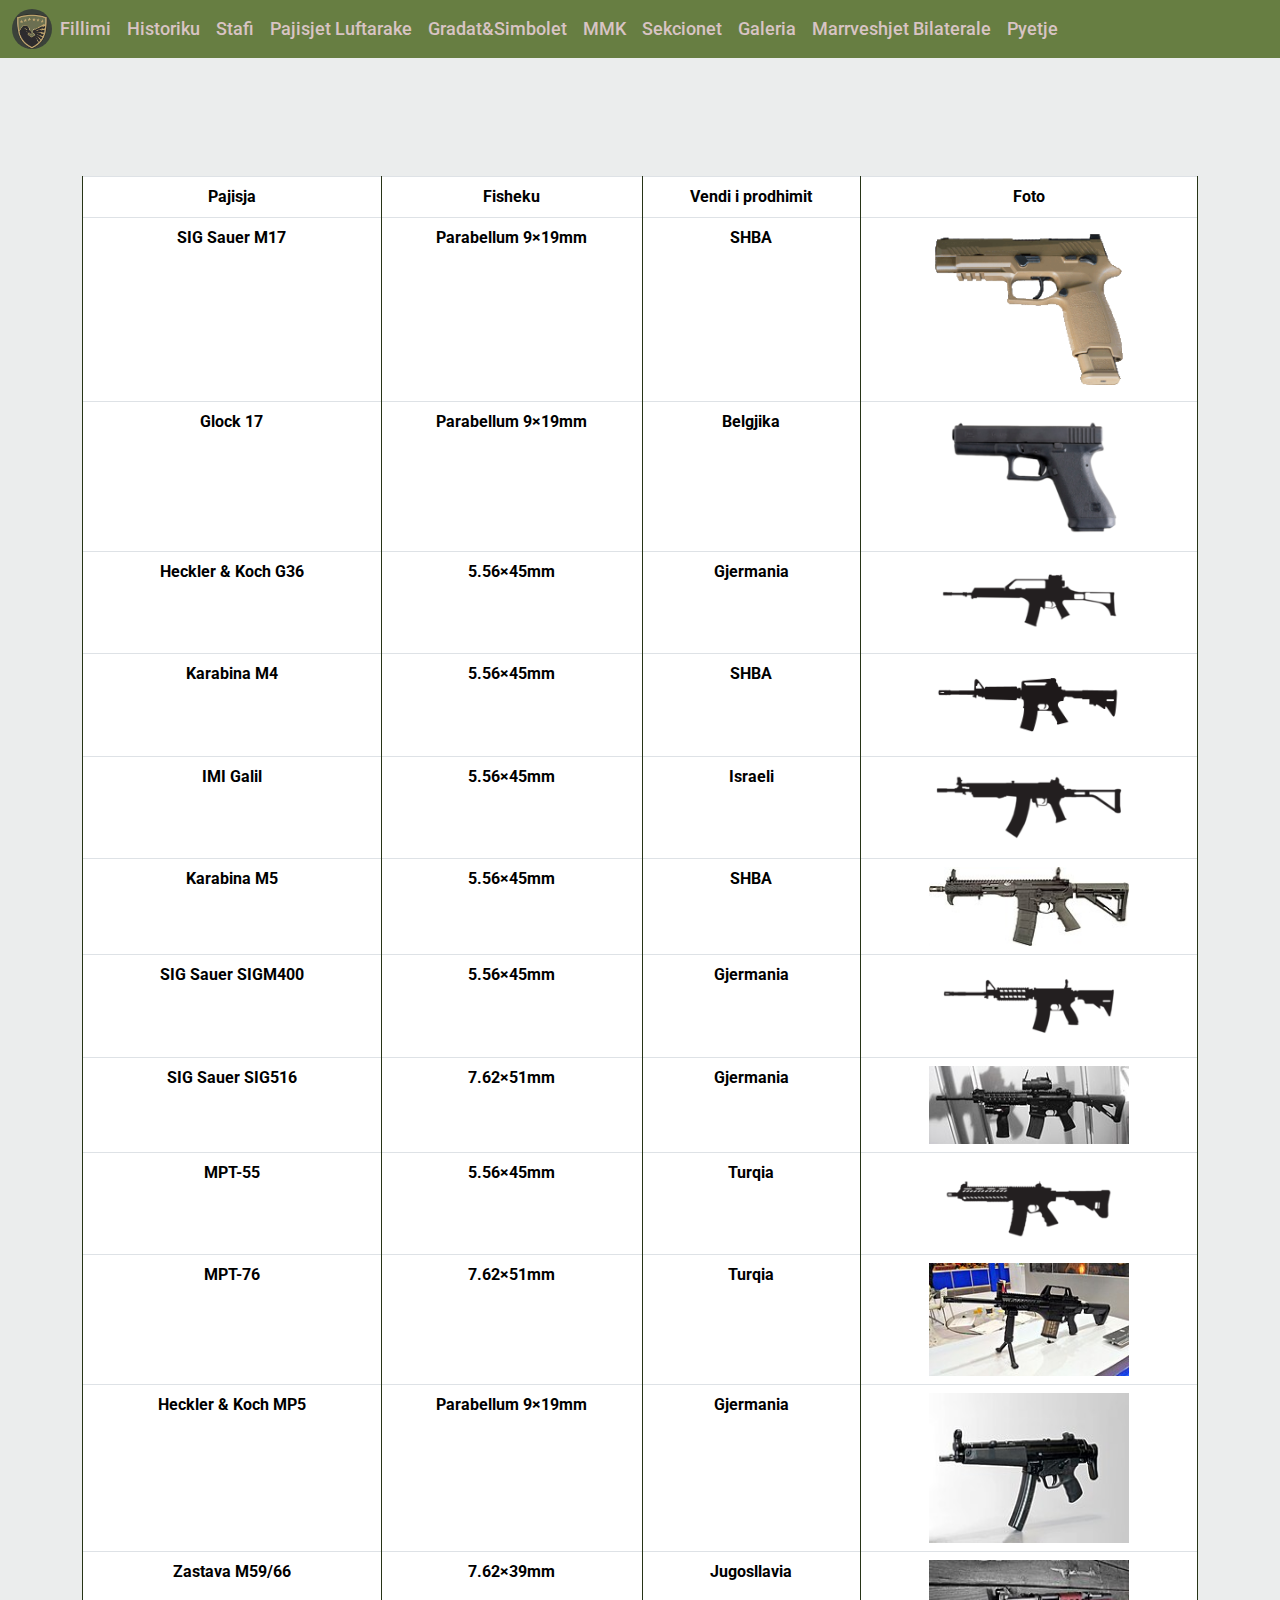
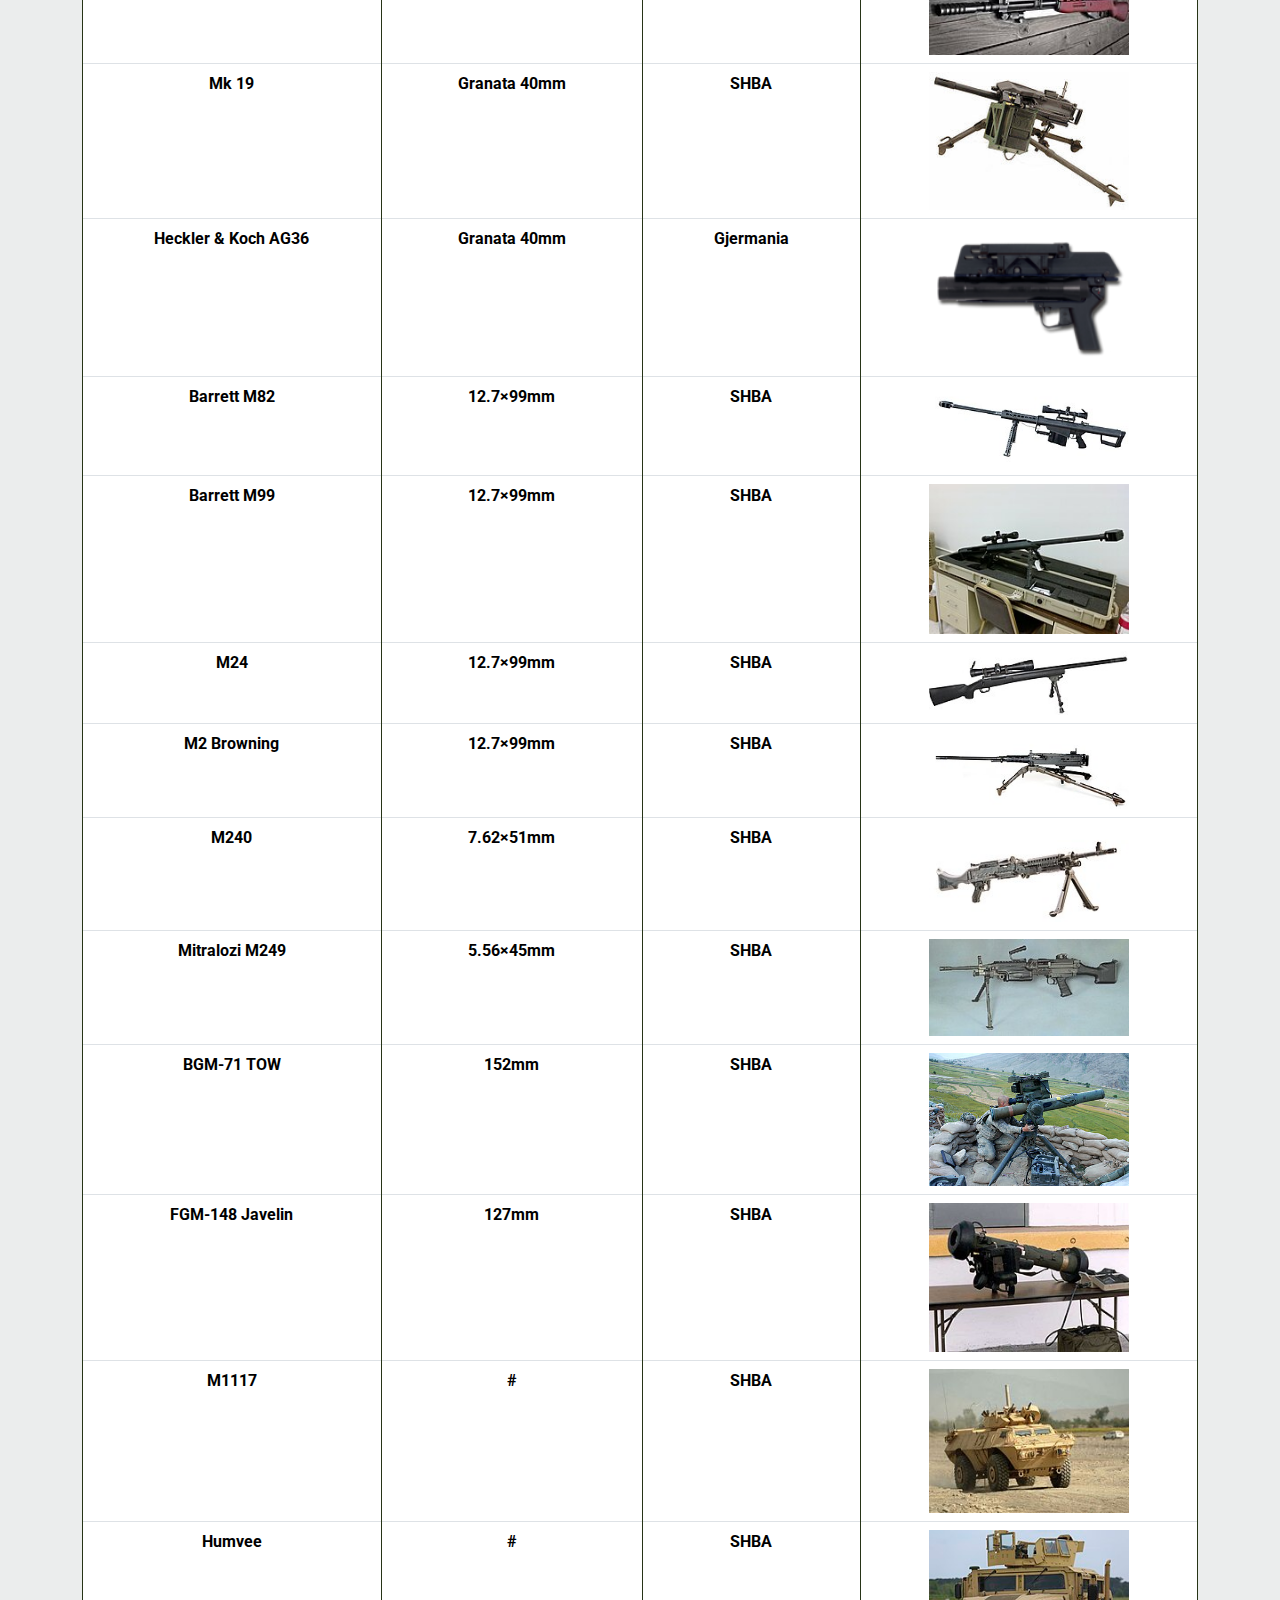
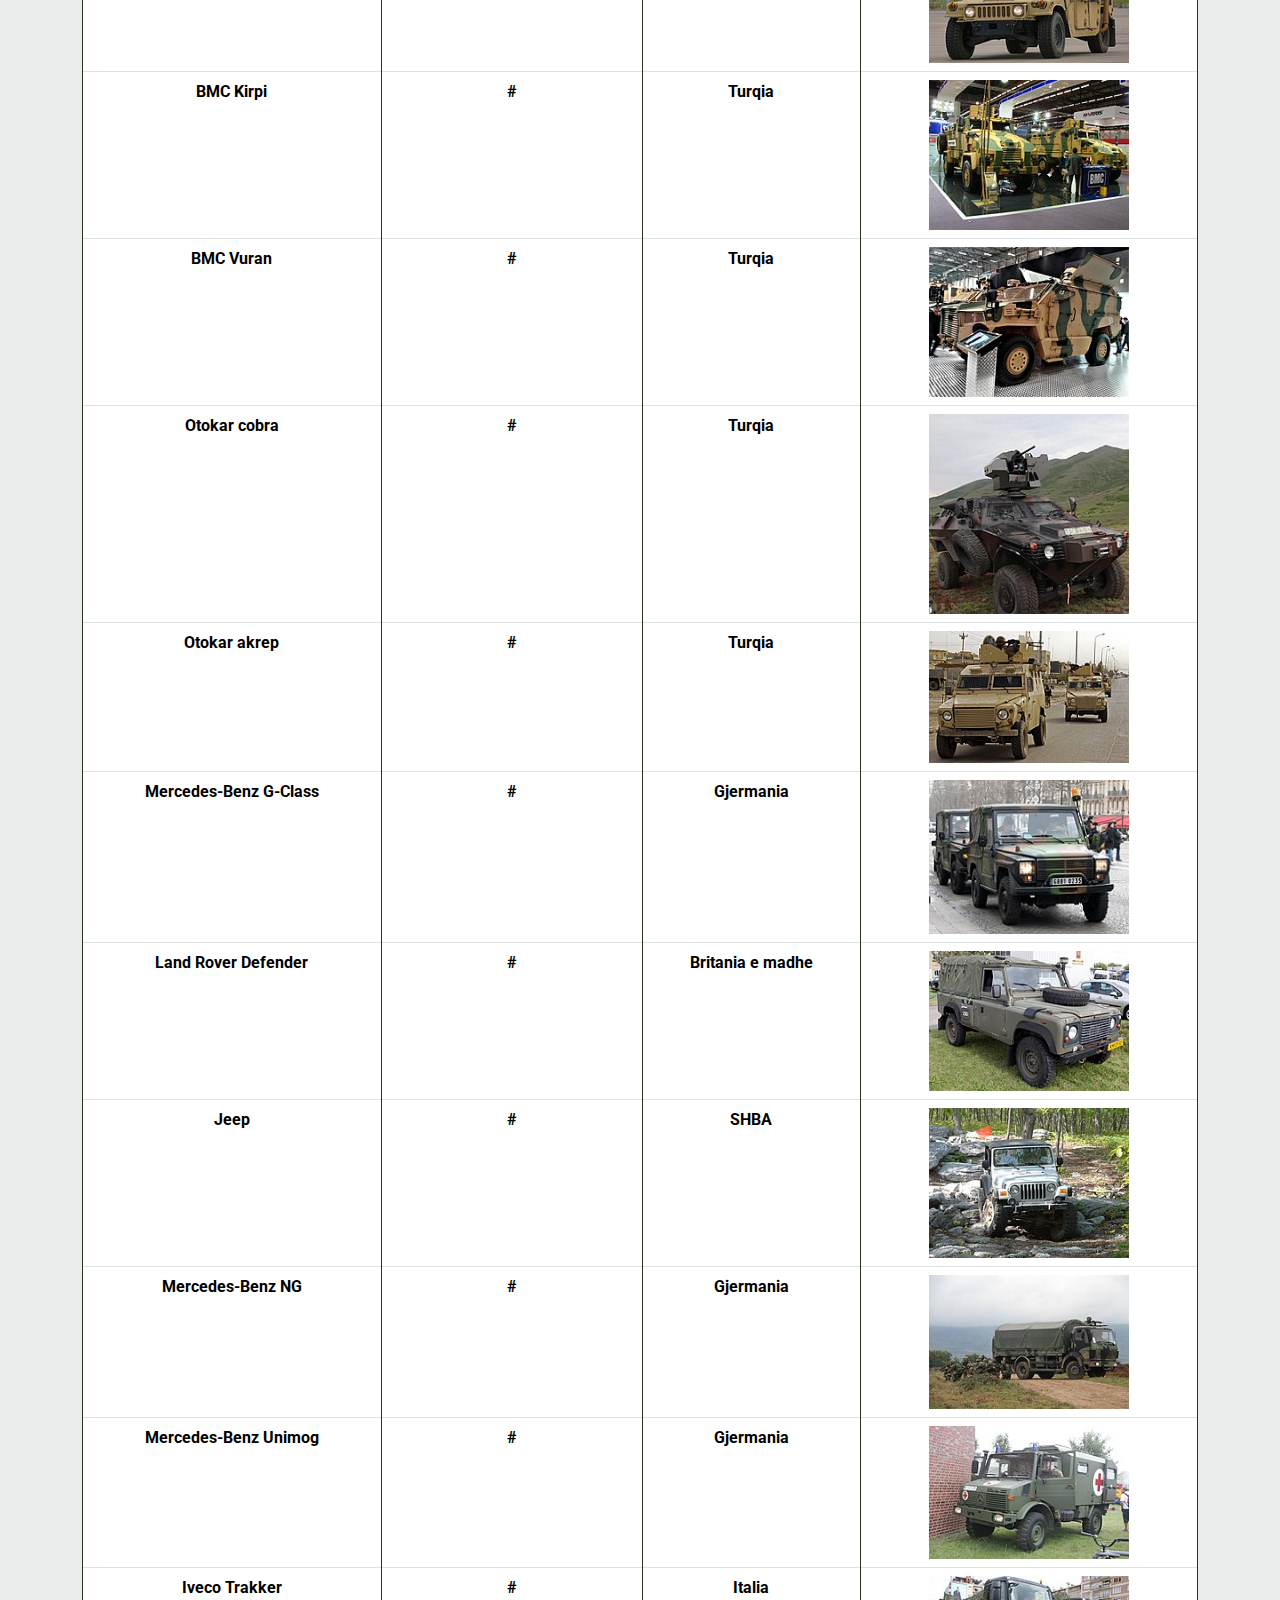
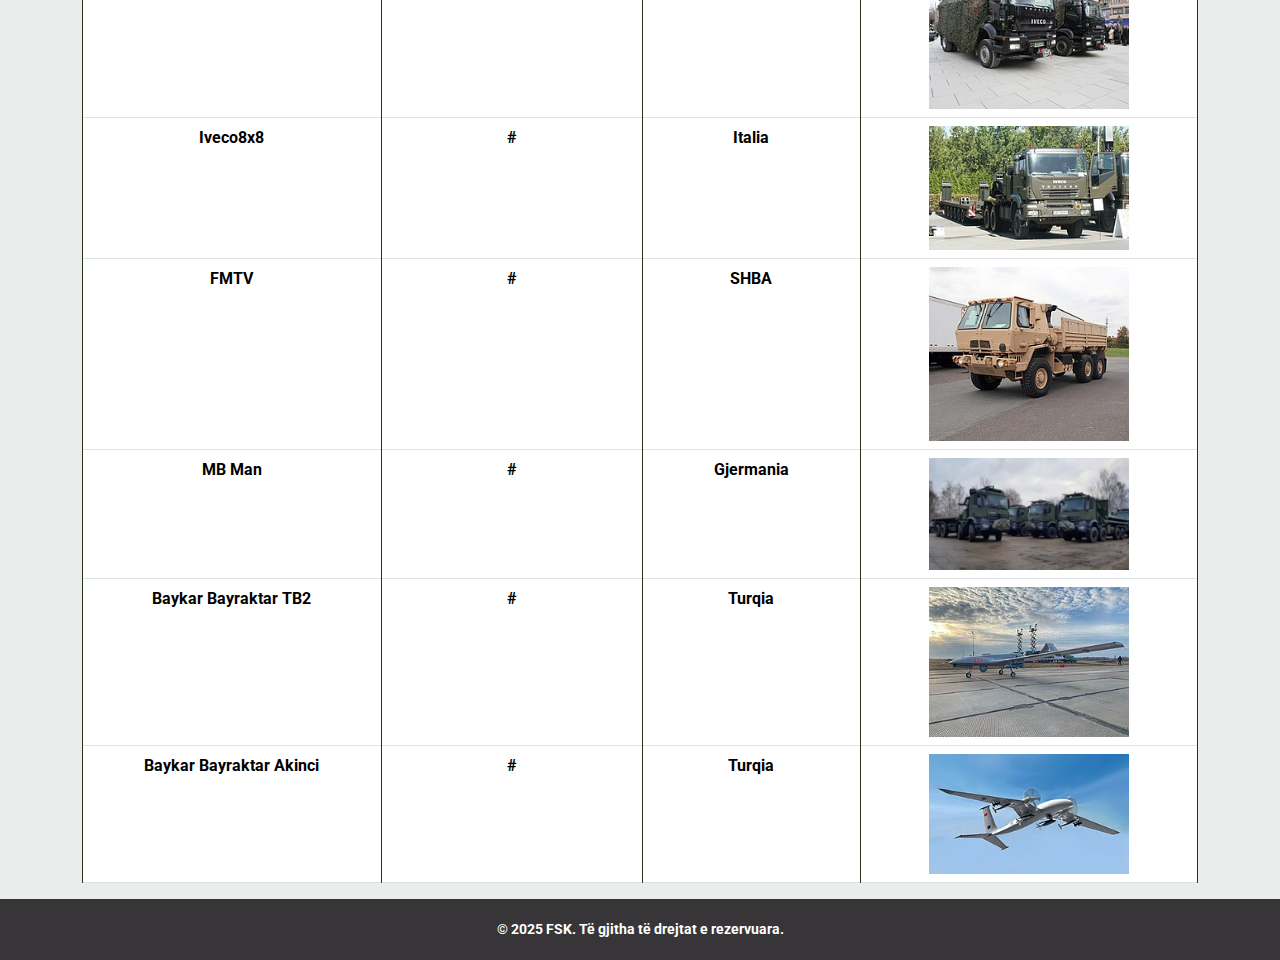
<file: Pajisjet-Luftarake.html>
<!DOCTYPE html>
<html lang="en">
<head>
    <meta charset="UTF-8">
    <meta name="viewport" content="width=device-width, initial-scale=1.0">
    <title>fsk-website</title>
    <link rel="stylesheet" href="./bootstrap/css/bootstrap.min.css">
    <link rel="stylesheet" href="style.css">
</head>
<body id="fsk-website">
    <nav class="navbar fixed-top navbar-expand-lg">
        <div class="container-fluid">
        <a class="FP-navbar-brand" href="index.html">
        <img src="./images/logo.jpg" alt="Bootstrap" width="40" height="40"></a>
        <button class="navbar-toggler" type="button" data-bs-toggle="collapse" data-bs-target="#navbarSupportedContent" aria-controls="navbarSupportedContent" aria-expanded="false" aria-label="Toggle navigation">
        <span class="navbar-toggler-icon"></span>
        </button>
        <div class="collapse navbar-collapse"id="navbarSupportedContent">
        <ul class="navbar-nav">
            <li class="nav-item">
            <a class="nav-link active" aria-current="page" href="index.html">Fillimi</a>
            </li>
            <li class="nav-item">
            <a class="nav-link" href="Historiku.html">Historiku</a>
            </li>
            <li class="nav-item">
            <a class="nav-link" href="Stafi.html">Stafi</a>
            </li>
            <li class="nav-item">
            <a class="nav-link" href="Pajisjet-Luftarake.html">Pajisjet Luftarake</a>
            </li>
            <li class="nav-item">
            <a class="nav-link" href="Gradat&Simbolet.html">Gradat&Simbolet</a>
            </li>
            <li class="nav-item">
            <a class="nav-link" href="MMK.html">MMK</a>
            </li>
            <li class="nav-item">
            <a class="nav-link" href="Sekcionet.html">Sekcionet</a>
            </li>
            <li class="nav-item">
            <a class="nav-link" href="Galeria.html">Galeria</a>
            </li>
            <li class="nav-item">
            <a class="nav-link" href="Marrveshjet-Bilaterale.html">Marrveshjet Bilaterale</a>
            </li>
            <li class="nav-item">
            <a class="nav-link" href="Pyetje.html">Pyetje</a>
            </li>
        </div>
    </div>
    </nav>
<div class="container mt-5 pt-5">
    <table class="table table-bordered">
        <tr>
            <th>Pajisja</th>
            <th>Fisheku</th>
            <th>Vendi i prodhimit</th>
            <th>Foto</th>
        </tr>
        <tr>
            <td>SIG Sauer M17</td>
            <td>Parabellum 9×19mm</td>
            <td>SHBA</td>
            <td><img src="images/Sig_Sauer.gif" alt="Sig_Sauer"></td>
        </tr>
        <tr>
            <td>Glock 17</td>
            <td>Parabellum 9×19mm</td>
            <td>Belgjika</td>
            <td><img src="images/Glock_17.png" alt="Glock_17">
        </tr>
        <tr>
            <td>Heckler & Koch G36</td>
            <td>5.56×45mm</td>
            <td>Gjermania</td>
            <td><img src="images/Gewehr_36_.png" alt="Gewehr_36_">
        </tr>
        <tr>
            <td>Karabina M4</td>
            <td>5.56×45mm</td>
            <td>SHBA</td>
            <td><img src="images/Colt_.png" alt="Colt_">
        </tr>
        <tr>
            <td>IMI Galil</td>
            <td>5.56×45mm</td>
            <td>Israeli</td>
            <td><img src="images/Galil_.png" alt="Galil_">
        </tr>
        <tr>
            <td>Karabina M5</td>
            <td>5.56×45mm</td>
            <td>SHBA</td>
            <td><img src="images/M5_Carbine.jpg" alt="M5_Carbine">
        </tr>
        <tr>
            <td>SIG Sauer SIGM400</td>
            <td>5.56×45mm</td>
            <td>Gjermania</td>
            <td><img src="images/SigSauerM400_.png" alt="Sig_Sauer">
        </tr>
        <tr>
            <td>SIG Sauer SIG516</td>
            <td>7.62×51mm</td>
            <td>Gjermania</td>
            <td><img src="images/SIG_S.jpg" alt="SIG_S">
        </tr>
    <tr>
        <td>MPT-55</td>
        <td>5.56×45mm</td>
        <td>Turqia</td>
        <td><img src="images/_mpt_55.png" alt="_mpt_55">
    </tr>
    <tr>
        <td>MPT-76</td>
        <td>7.62×51mm</td>
        <td>Turqia</td>
        <td><img src="images/MPT-76.jpg" alt="MPT-76">
    </tr>
    <tr>
        <td>Heckler & Koch MP5</td>
        <td>Parabellum 9×19mm</td>
        <td>Gjermania</td>
        <td><img src="images/Heckler_&_Koch.jpg" alt="Heckler_">
    </tr>
    <tr>
        <td>Zastava M59/66</td>
        <td>7.62×39mm</td>        
        <td>Jugosllavia</td>
        <td><img src="images/Yugo_.jpg" alt="Yugo_">
    </tr>
    <tr>
        <td>Mk 19</td>
        <td>Granata 40mm</td>
        <td>SHBA</td>
        <td><img src="images/-MK19.jpg" alt="-MK19">
    </tr>
    <tr>
        <td>Heckler & Koch AG36</td>
        <td>Granata 40mm</td>
        <td>Gjermania</td>
        <td><img src="images/HK_.png" alt="HK_">
    </tr>
    <tr>
        <td>Barrett M82</td>
        <td>12.7×99mm</td>
        <td>SHBA</td>
        <td><img src="images/Barrett-M82.jpg" alt="Barrett-M82">
    </tr>
    <tr>
        <td>Barrett M99</td>
        <td>12.7×99mm</td>
        <td>SHBA</td>
        <td><img src="images/Barrett_M99.jpg" alt="Barrett_M99">
    </tr>
    <tr>
        <td>M24</td>
        <td>12.7×99mm</td>
        <td>SHBA</td>
        <td><img src="images/M24.jpg" alt="M24">
    </tr>
    <tr>
        <td>M2 Browning</td>
        <td>12.7×99mm</td>
        <td>SHBA</td>
        <td><img src="images/Browning_M2.jpg" alt="Browning_M2">
    </tr>
<tr>
    <td>M240</td>
    <td>7.62×51mm</td>
    <td>SHBA</td>
    <td><img src="images/M240.jpg" alt="M240">
</tr>
<tr>
    <td>Mitralozi M249</td>
    <td>5.56×45mm</td>
    <td>SHBA</td>
    <td><img src="images/M249mg.jpg" alt="M249">
</tr>
<tr>
    <td>BGM-71 TOW</td>
    <td>152mm</td>
    <td>SHBA</td>
    <td><img src="images/BGM.jpg" alt="BGM">
</tr>
<tr>
    <td>FGM-148 Javelin</td>
    <td>127mm</td>
    <td>SHBA</td>
    <td><img src="images/FGN.jpg" alt="FGM">
</tr>
<tr>
    <td>M1117</td>
    <td>#</td>
    <td>SHBA</td>
    <td><img src="images/M1117.jpg" alt="M1117">
    </td>
</tr>
    <tr>
        <td>Humvee</td>
        <td>#</td>
        <td>SHBA</td>
        <td><img src="images/Humve.jpg" alt="Humvee">
    </tr>
    <tr>
        <td>BMC Kirpi</td>
        <td>#</td>
        <td>Turqia</td>
        <td><img src="images/1.jpg" alt="BMC">
    </tr>
    <tr>
        <td>BMC Vuran</td>
        <td>#</td>
        <td>Turqia</td>
        <td><img src="images/BMCvuran.jpg" alt="BMCvuran">
    </tr>
    <tr>
        <td>Otokar cobra</td>
        <td>#</td>
        <td>Turqia</td>
        <td><img src="images/Otokar_Cobra.jpg" alt="Otokar_Cobra">
    </tr>
    <tr>
        <td>Otokar akrep</td>
        <td>#</td>
        <td>Turqia
        <td><img src="images/OtokarAkrep.jpg" alt="OtokarAkrep">
    </tr>
    <tr>
        <td>Mercedes-Benz G-Class</td>
        <td>#</td>
        <td>Gjermania</td>
        <td><img src="images/Military_vehicles.jpg" alt="Military_vehicles" > 
    </tr>
    <tr>
        <td>Land Rover Defender</td>
        <td>#</td>
        <td>Britania e madhe</td>
        <td><img src="images/Land_Rover.jpg" alt="Land_Rover">
    </tr>
    <tr>
        <td>Jeep</td>
        <td>#</td>
        <td>SHBA</td>
        <td><img src="images/jeep.jpg" alt="jeep">
    </tr>
    <tr>
        <td>Mercedes-Benz NG</td>
        <td>#</td>
        <td>Gjermania</td>
        <td><img src="images/Fsk4.jpg" alt="Fsk4">
    </tr>
    <tr>
        <td>Mercedes-Benz Unimog</td>
        <td>#</td>
        <td>Gjermania</td>
        <td><img src="images/Unimog.jpg" alt="Unimog">
    </tr>
    <tr>
        <td>Iveco Trakker</td>
        <td>#</td>
        <td>Italia</td>
        <td><img src="images/iveco.jpg" alt="iveco">
    </tr>
    <tr>
        <td>Iveco8x8</td>
        <td>#</td>
        <td>Italia</td>
        <td><img src="images/Iveco88.jpg" alt="Iveco8x8">
    </tr>
    <tr>
        <td>FMTV</td>
        <td>#</td>
        <td>SHBA</td>
        <td><img src="images/FMTV.jpg" alt="FMTV">
    </tr>
    <tr>
        <td>MB Man</td>
        <td>#</td>
        <td>Gjermania</td>
        <td><img src="images/MBman.png" alt="MBman">
    </tr>
    <tr>
        <td>Baykar Bayraktar TB2</td>
        <td>#</td>
        <td>Turqia</td>
        <td><img src="images/Bayraktar_TB.jpg" alt="Bayraktar_TB">
    </tr>
    <tr>
        <td>Baykar Bayraktar Akinci</td>
        <td>#</td>
        <td>Turqia</td>
        <td><img src="images/A.jpg" alt="Bayraktar">
    </tr>
    </table>
</div>

    <footer>
        <p>&copy; 2025 FSK. Të gjitha të drejtat e rezervuara.</p>
    </footer>
    <script src="./bootstrap/js/bootstrap.bundle.min.js"></script>
</body>
</html>
</file>
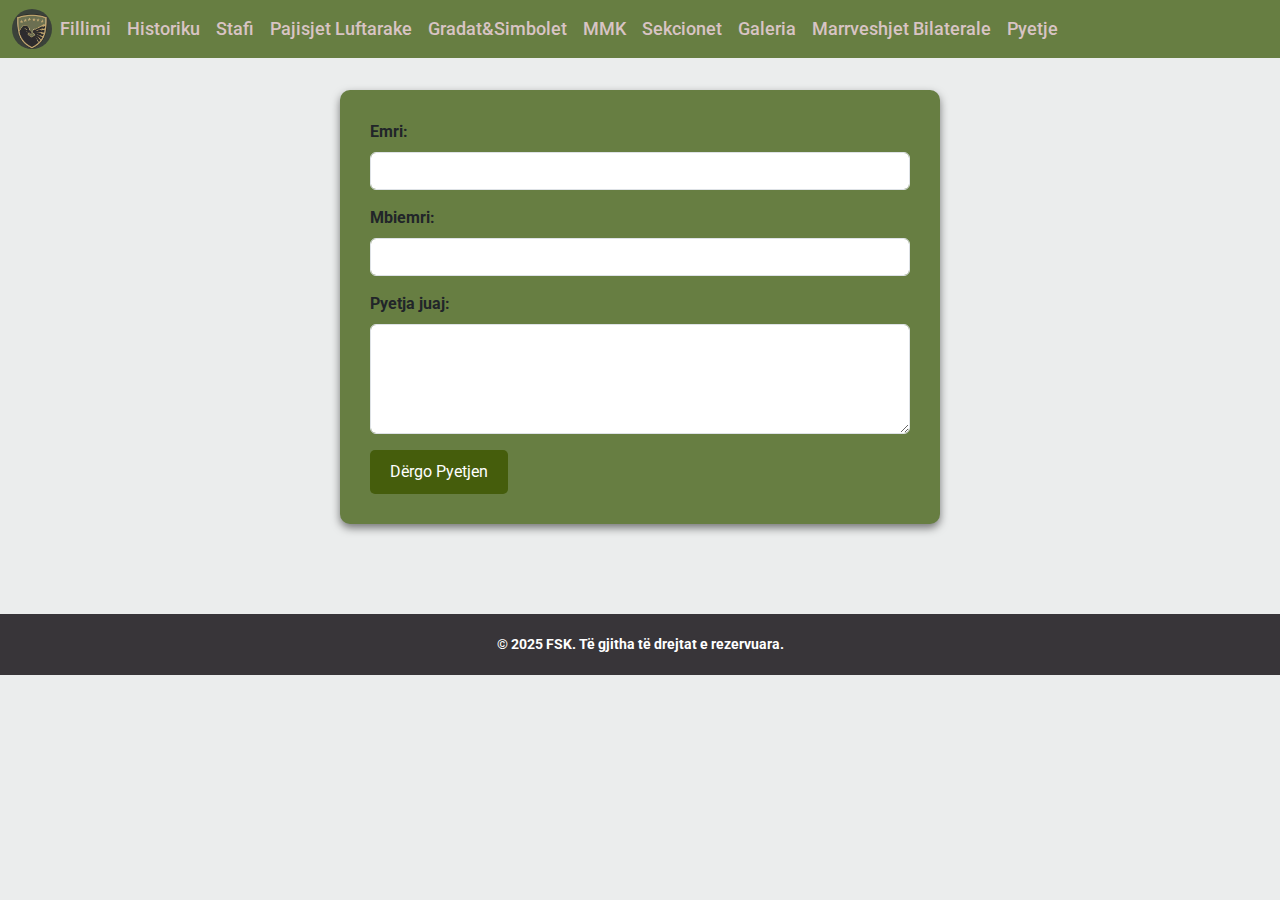
<file: Pyetje.html>
<!DOCTYPE html>
<html lang="en">
<head>
    <meta charset="UTF-8">
    <meta name="viewport" content="width=device-width, initial-scale=1.0">
    <title>fsk-website</title>
    <link rel="stylesheet" href="./bootstrap/css/bootstrap.min.css">
  <link rel="stylesheet" href="style.css">
</head>
<body id="fsk-website">
  <nav class="navbar fixed-top navbar-expand-lg">
    <div class="container-fluid">
    <a class="FP-navbar-brand" href="index.html">
      <img src="./images/logo.jpg" alt="Bootstrap" width="40" height="40"></a>
    <button class="navbar-toggler" type="button" data-bs-toggle="collapse" data-bs-target="#navbarSupportedContent" aria-controls="navbarSupportedContent" aria-expanded="false" aria-label="Toggle navigation">
      <span class="navbar-toggler-icon"></span>
    </button>
    <div class="collapse navbar-collapse"id="navbarSupportedContent">
      <ul class="navbar-nav">
        <li class="nav-item">
          <a class="nav-link active" aria-current="page" href="index.html">Fillimi</a>
        </li>
        <li class="nav-item">
          <a class="nav-link" href="Historiku.html">Historiku</a>
        </li>
        <li class="nav-item">
          <a class="nav-link" href="Stafi.html">Stafi</a>
        </li>
        <li class="nav-item">
          <a class="nav-link" href="Pajisjet-Luftarake.html">Pajisjet Luftarake</a>
        </li>
        <li class="nav-item">
          <a class="nav-link" href="Gradat&Simbolet.html">Gradat&Simbolet</a>
        </li>
        <li class="nav-item">
          <a class="nav-link" href="MMK.html">MMK</a>
        </li>
        <li class="nav-item">
          <a class="nav-link" href="Sekcionet.html">Sekcionet</a>
        </li>
        <li class="nav-item">
          <a class="nav-link" href="Galeria.html">Galeria</a>
        </li>
        <li class="nav-item">
          <a class="nav-link" href="Marrveshjet-Bilaterale.html">Marrveshjet Bilaterale</a>
        </li>
        <li class="nav-item">
          <a class="nav-link" href="Pyetje.html">Pyetje</a>
        </li>
    </div>
  </div>
</nav>
<div class="container">
  <form onsubmit="return dergoPyetje()">
      <div class="mb-3">
          <label for="emri" class="form-label">Emri:</label>
          <input type="text" class="form-control" id="emri" name="emri" required>
      </div>
      <div class="mb-3">
          <label for="Mbiemri" class="form-label">Mbiemri:</label>
          <input type="text" class="form-control" id="Mbiemri" name="Mbiemri" required>
      </div>
      <div class="mb-3">
          <label for="pyetja" class="form-label">Pyetja juaj:</label>
          <textarea class="form-control" id="pyetja" name="pyetja" rows="4" required></textarea>
      </div>
      <button type="submit" >Dërgo Pyetjen</button>
  </form>
</div>

    <script type="text/javascript" src="pyetje.js"></script>
<footer>
  <p>&copy; 2025 FSK. Të gjitha të drejtat e rezervuara.</p>
</footer>
<script src="./bootstrap/js/bootstrap.min.js"></script>
</body>
</html>
</file>
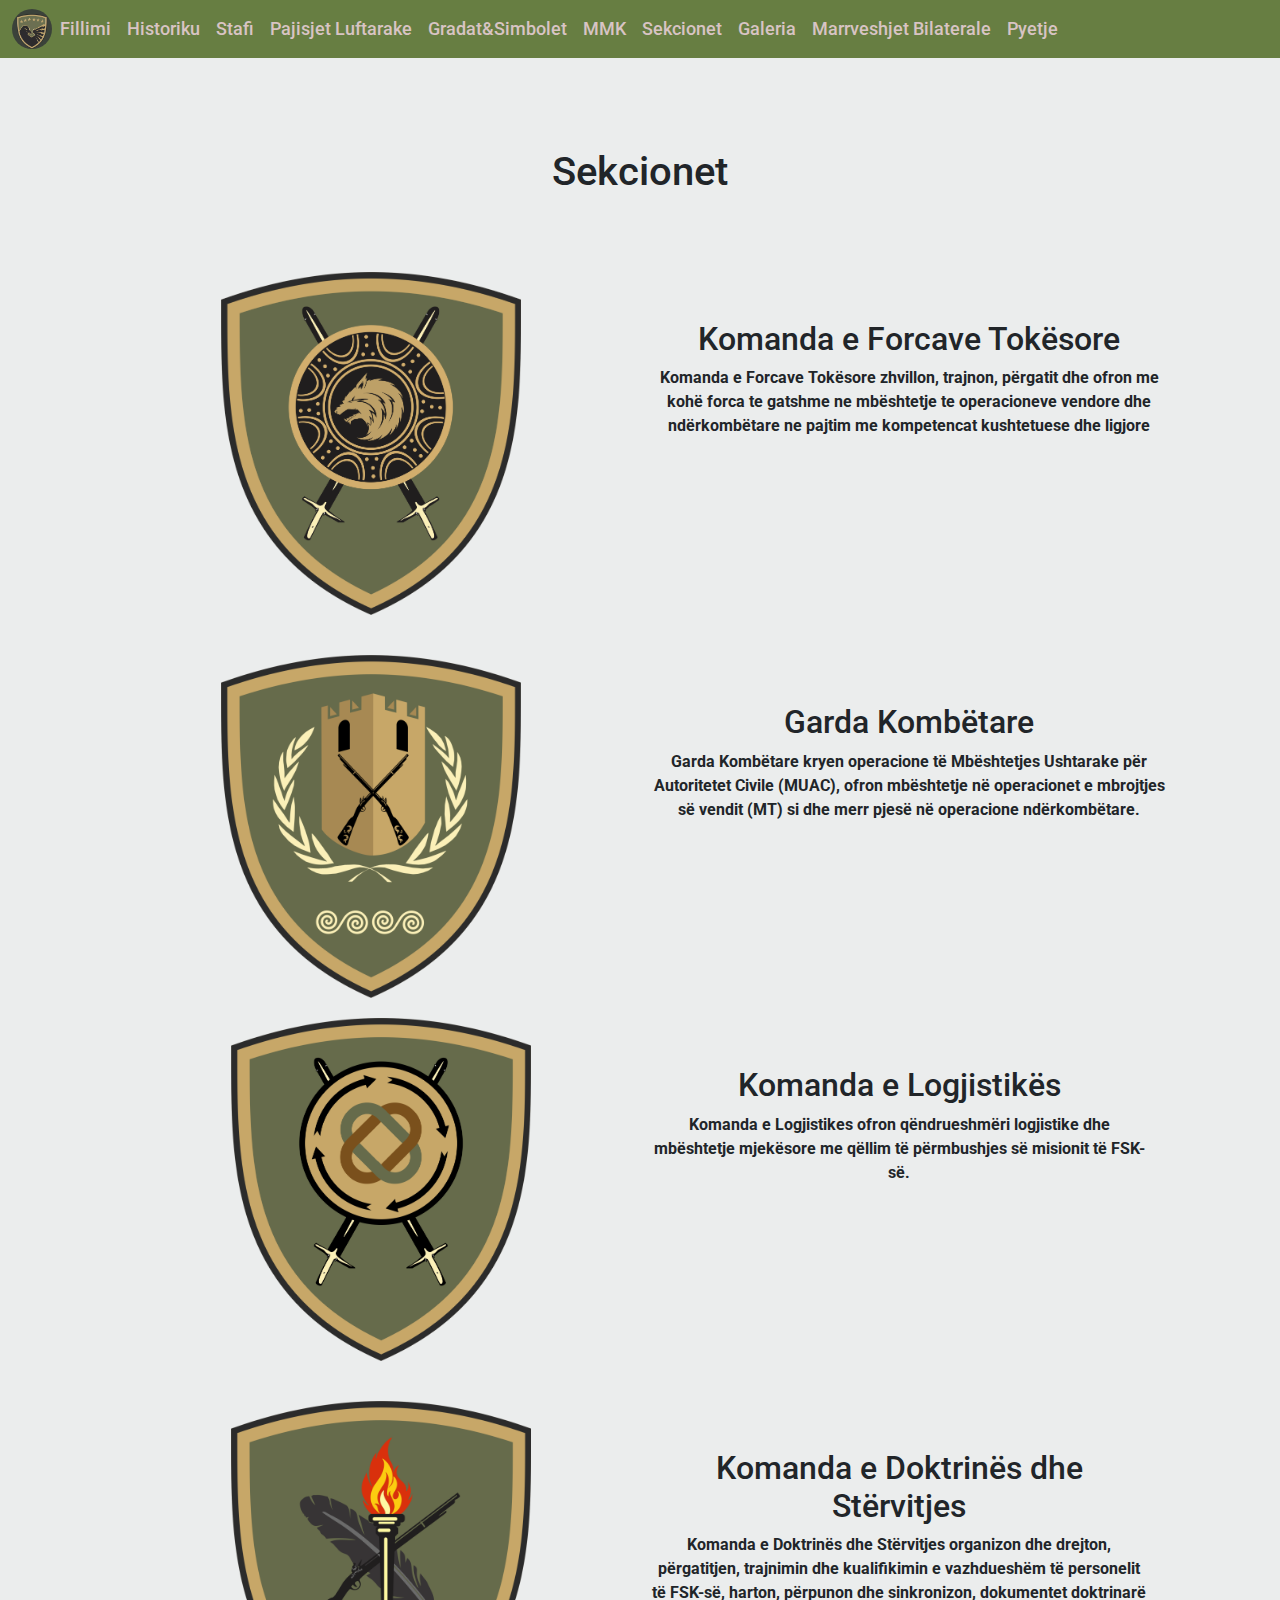
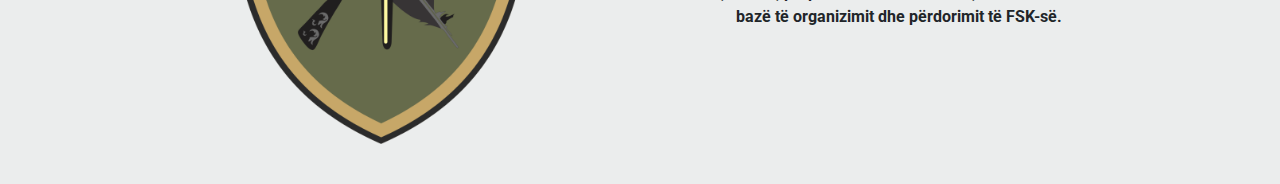
<file: Sekcionet.html>
<!DOCTYPE html>
<html lang="en">
<head>
    <meta charset="UTF-8">
    <meta name="viewport" content="width=device-width, initial-scale=1.0">
    <title>fsk-website</title>
    <link rel="stylesheet" href="./bootstrap/css/bootstrap.min.css">
    <link rel="stylesheet" href="style.css">
</head>
<body id="fsk-website">
  <nav class="navbar fixed-top navbar-expand-lg">
    <div class="container-fluid">
    <a class="FP-navbar-brand" href="index.html">
      <img src="./images/logo.jpg" alt="Bootstrap" width="40" height="40"></a>
    <button class="navbar-toggler" type="button" data-bs-toggle="collapse" data-bs-target="#navbarSupportedContent" aria-controls="navbarSupportedContent" aria-expanded="false" aria-label="Toggle navigation">
      <span class="navbar-toggler-icon"></span>
    </button>
    <div class="collapse navbar-collapse"id="navbarSupportedContent">
      <ul class="navbar-nav">
        <li class="nav-item">
          <a class="nav-link active" aria-current="page" href="index.html">Fillimi</a>
        </li>
        <li class="nav-item">
          <a class="nav-link" href="Historiku.html">Historiku</a>
        </li>
        <li class="nav-item">
          <a class="nav-link" href="Stafi.html">Stafi</a>
        </li>
        <li class="nav-item">
          <a class="nav-link" href="Pajisjet-Luftarake.html">Pajisjet Luftarake</a>
        </li>
        <li class="nav-item">
          <a class="nav-link" href="Gradat&Simbolet.html">Gradat&Simbolet</a>
        </li>
        <li class="nav-item">
          <a class="nav-link" href="MMK.html">MMK</a>
        </li>
        <li class="nav-item">
          <a class="nav-link" href="Sekcionet.html">Sekcionet</a>
        </li>
        <li class="nav-item">
          <a class="nav-link" href="Galeria.html">Galeria</a>
        </li>
        <li class="nav-item">
          <a class="nav-link" href="Marrveshjet-Bilaterale.html">Marrveshjet Bilaterale</a>
        </li>
        <li class="nav-item">
          <a class="nav-link" href="Pyetje.html">Pyetje</a>
        </li>
    </div>
  </div>
</nav>
    <div class="container mt-5 text-center">
      <h1>Sekcionet</h1>
    </div>
<div class="container text-center mt-5">
  <div class="row section">
      <div class="col-md-6">
          <img src="images/22.png" alt= "Komanda e Forcave Tokësore" class="img-fluid"  width="300" height="200">
      </div>
      <div class="col-md-6 content mt-5">
          <h2>Komanda e Forcave Tokësore</h2>
          <p>Komanda e Forcave Tokësore zhvillon, trajnon, përgatit dhe ofron me kohë forca te gatshme ne mbështetje te operacioneve  vendore dhe ndërkombëtare ne pajtim me kompetencat kushtetuese dhe ligjore</p>
      </div>
  </div>

  <div class="row section">
      <div class="col-md-6">
          <img src="images/33.png" alt="Garda Kombëtare" class="img-fluid"  width="300" height="200">
      </div>
      <div class="col-md-6 content mt-5">
          <h2>Garda Kombëtare</h2>
          <p>Garda Kombëtare kryen operacione të Mbështetjes Ushtarake për Autoritetet Civile (MUAC), ofron mbështetje në operacionet e mbrojtjes së vendit (MT) si dhe merr pjesë në operacione ndërkombëtare.</p>
  </div>

  <div class="row section">
      <div class="col-md-6">
          <img src="images/44.png" alt="Komanda e Logjistikës" class="img-fluid" width="300" height="200">
      </div>
      <div class="col-md-6 content mt-5">
          <h2>Komanda e Logjistikës</h2>
          <p>Komanda e Logjistikes ofron qëndrueshmëri logjistike dhe mbështetje mjekësore me qëllim të përmbushjes së misionit të FSK-së.</p>
      </div>
  </div>

  <div class="row section">
      <div class="col-md-6">
          <img src="images/55.png" alt="Komanda e Doktrinës dhe Stërvitjes" class="img-fluid"  width="300" height="200">
      </div>
      <div class="col-md-6 content mt-5">
          <h2>Komanda e Doktrinës dhe Stërvitjes</h2>
          <p>Komanda e Doktrinës dhe Stërvitjes organizon dhe drejton, përgatitjen, trajnimin dhe kualifikimin e vazhdueshëm të personelit të FSK-së, harton, përpunon dhe sinkronizon, dokumentet  doktrinarë bazë  të organizimit dhe përdorimit të FSK-së.</p>
      </div>
  </div>
</div>
<script src="./bootstrap/js/bootstrap.bundle.min.js"></script>
</body>
</html>
</file>
<file: style.css>
@import url('https://fonts.googleapis.com/css2?family=DM+Serif+Text:ital@0;1&family=Doto:wght@100..900&family=PT+Sans+Narrow:wght@400;700&family=Roboto:ital,wght@0,100;0,300;0,400;0,500;0,700;0,900;1,100;1,300;1,400;1,500;1,700;1,900&display=swap');
body {
  font-family: "Roboto", serif;
  font-weight: 700;
  font-style: normal;
  font-size: 16px;
  background-color: #ebeded;
  margin: 0;
  padding: 0;
  display: flex;
  flex-direction: column;
}
/* Media Query për pajisje mobile (maksimumi 600px)*/ 
@media only screen and (max-width: 600px) {
  body {
      font-size: 14px;
  }
  table {
    font-size: 12px;
}
td img {
  width: 100px;
}
form button {
  font-size: 14px;
  padding: 8px 16px;
}
}
/* Media Query për tablet (midis 601px dhe 1024px) */
@media only screen and (min-width: 601px) and (max-width: 1024px) {
  body {
      font-size: 15px;
  }
  td img {
    width: 150px;
  }
}
/* Media Query për desktop (minimumi 1025px) */
@media only screen and (min-width: 1025px) {
  body {
      font-size: 16px;
  }
  td img {
    width: 200px; 
  }
}
.navbar {
  background-color: rgb(103, 126, 66);

}
.FP-navbar-brand img {
  border-radius: 50%;
}
.navbar-nav .nav-link {
  color: rgb(216, 196, 196) !important;
  font-size: 1.1rem;
  font-weight: 500;
}
.navbar-nav .nav-link:hover {
  color: #455d0c !important;
}
/*Stilizimi i Fillimi.html*/
.fp-title{
  background-image:url(images/backgroundimg.png);
  height: 500px;
  color :white;
  padding-left: 20px;
  display: flex;
  justify-content: flex-start;
  align-items: flex-end;
}
.fp-about {
  font-family: "Roboto", serif;
  font-weight: 700;
  font-style: normal;
  padding: 60px 20px;
  text-align: center;
  background-color: #ffffff;
}
/*Stilizimi i Historiku.html*/
.fp-photo{
  margin-top: 50px;
  width: 100%;
  height: auto;
  border-radius: 8px;
  box-shadow: 0 4px 8px rgba(0, 0, 0, 0.1);
}
.fp-photo .fp-photo-grid {
  display: flex;
  justify-content: space-between;
}

.row{
  margin:auto;
  padding: 20px;
}

/*Stilizimi i Stafi.html*/
.FP-h2 {
  text-align: center;
  margin-top: 80px;
}

.FP-personi {
  background-color: rgb(202, 199, 199);
  border: 1px solid #ddd;
  margin-bottom: 30px;
  padding: 15px;
  border-radius: 5px;
  text-align: center;
}

.FP-personi img {
  width: 100%;
  height: auto;
  border-radius: 50%;
  margin-bottom: 15px;
}
/*Stilizimi i Pajisjet-Luftarake.html*/
table {
  width: 80%; 
  margin: 0 auto;
    border-collapse: collapse; 
    margin-top: 80px;
    margin-bottom: 20px;
}
th, td {
  border: 3px solid rgb(39, 52, 23);
  padding: 10px;
  text-align: center;
}
h1{
  margin-top: 100px;
}
p{
  text-align: center;
}
/*Stilizimi i Gradat&Simbolet.html*/
.card {
  background-color: white; 
  border-radius: 8px;
  box-shadow: 0 4px 8px rgba(0, 0, 0, 0.1); 
}
.card p {
  text-align: center;
  padding: 15px;
  color: #345e26;
}
/*Stilizimi i Galeria.html*/
#carouselExampleIndicators {
  width: 100%;
  max-width: 100%; 
  height: auto; 
  overflow: hidden;
}
#carouselExampleIndicators .carousel-item img {
  margin-top: 70px;
  width: 100%;
  height: 100%; 
  object-fit: cover;
  object-position: center center; 
}
.carousel-inner {
  height: 500px; 
}
.carousel-item {
  height: 100%;
}
.FP-video-container {
  width: 100%;
  max-width: 1000px;
  position: relative;
  overflow: hidden;
  background-color: #ebeded;
}
.responsive-video {
  width: 100%;
  height: auto;
}
form {
  max-width: 600px;
  margin: 90px auto;
  background-color: rgb(103, 126, 66);
  padding: 30px;
  border-radius: 10px;
  box-shadow: 0 4px 8px rgba(0, 0, 0, 0.5);
}

form button {
  background-color:#455d0c !important;
  color: #ffffff;
  padding: 10px 20px;
  border: none;
  border-radius: 5px;
  font-size: 16px;
  cursor: pointer;
}

form button:hover {
  background-color: #326803;
}
footer {
  background-color:rgb(56, 53, 57); 
  color: white; 
  text-align: center;  
  padding: 20px; 
  font-size: 14px;
  position:relative;  
  bottom: 0;
  width: 100%;
}

footer p {
  margin: 0; 
}
</file>
